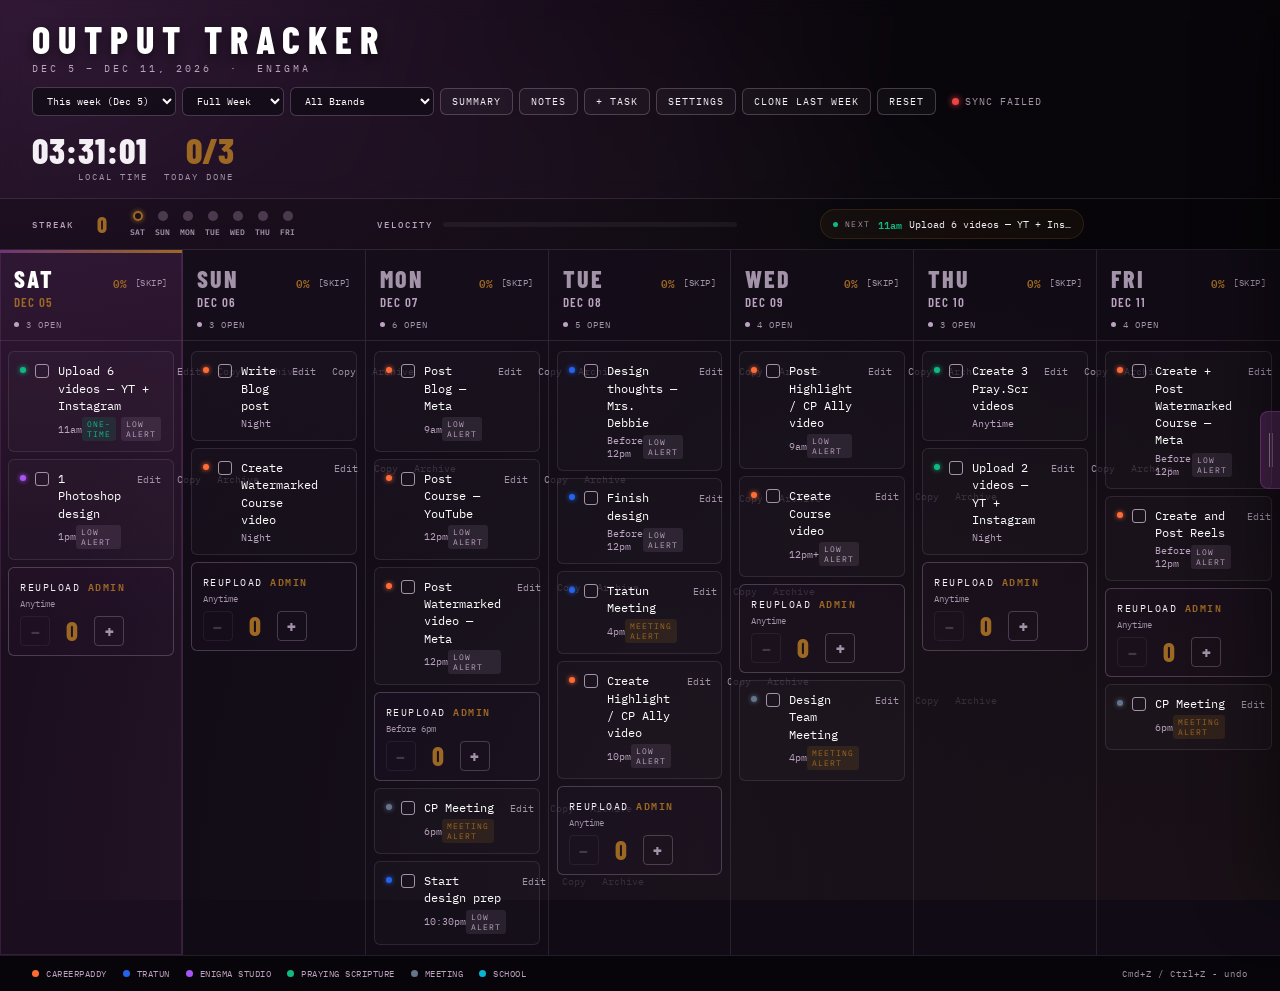
<file: index.html>
<!DOCTYPE html>
<html lang="en">
<head>
  <meta charset="UTF-8">
  <meta name="viewport" content="width=device-width, initial-scale=1.0">
  <title>ENIGMA - Output Tracker</title>
  <link rel="preconnect" href="https://fonts.googleapis.com">
  <link href="https://fonts.googleapis.com/css2?family=Barlow+Condensed:wght@400;600;700;800&family=IBM+Plex+Mono:wght@300;400;500;600&display=swap" rel="stylesheet">
  <link rel="stylesheet" href="styles.css">
</head>
<body>
  <div class="offline-banner" id="offlineBanner">You are offline - changes are queued and will sync when connection returns</div>
  <div class="missed-banner" id="missedBanner">
    <span id="missedBannerText"></span>
    <span class="missed-banner-dismiss" id="missedBannerDismiss">x</span>
  </div>

  <div class="header">
    <div>
      <div class="brand-title">OUTPUT TRACKER</div>
      <div class="brand-sub" id="weekRangeDisplay">ENIGMA</div>
    </div>
    <div class="header-right">
      <div class="controls-wrapper">
        <select class="select-dropdown" id="weekPicker" title="Select week"></select>
        <select class="select-dropdown" id="viewLayoutSwitch">
          <option value="week">Full Week</option>
          <option value="day">Single Day</option>
        </select>
        <select class="select-dropdown" id="brandFilter">
          <option value="all">All Brands</option>
          <option value="cp">CareerPaddy</option>
          <option value="tratun">Tratun</option>
          <option value="studio">Enigma Studio</option>
          <option value="pray">Praying Scripture</option>
          <option value="meet">Meetings</option>
          <option value="school">School</option>
        </select>
        <button class="action-btn" id="summaryViewToggleBtn">Summary</button>
        <button class="action-btn" id="weeklyNotesBtn">Notes</button>
        <button class="action-btn" id="addTaskBtn">+ Task</button>
        <button class="action-btn" id="settingsBtn">Settings</button>
        <button class="action-btn" id="cloneLastWeekBtn">Clone Last Week</button>
        <button class="action-btn danger" id="resetBtn">Reset</button>
      </div>
      <div class="sync-indicator">
        <div class="sync-dot" id="syncDot"></div>
        <span id="syncLabel">Synced</span>
      </div>
      <div class="meta-time-block">
        <div class="clock-display">
          <div class="clock-time" id="liveClockDisplay">00:00:00</div>
          <div class="clock-label">Local Time</div>
        </div>
        <div class="today-block">
          <div class="today-count" id="todayCount">-</div>
          <div class="today-count-label">Today Done</div>
        </div>
      </div>
    </div>
  </div>

  <div class="metrics-bar">
    <div class="streak-block">
      <div class="streak-label">Streak</div>
      <div class="streak-count" id="streakCount">0</div>
      <div class="streak-dots" id="streakDots"></div>
    </div>
    <div class="velocity-block">
      <div class="streak-label">Velocity</div>
      <div class="progress-bg"><div class="progress-fill" id="velocityFill"></div></div>
    </div>
    <div id="nextUpSlot"></div>
    <div id="missedChipSlot"></div>
    <div id="realtimeBadgeSlot"></div>
  </div>

  <div class="day-tabs-row" id="dayTabsRow"></div>

  <div class="grid-wrapper" id="gridWrapper">
    <div class="week-grid" id="weekGrid">
      <div class="grid-loading">
        <div class="grid-loading-bar"><div class="grid-loading-fill"></div></div>
        <div class="grid-loading-text">Loading from cloud...</div>
      </div>
    </div>
    <div class="summary-view-pane" id="summaryViewPane">
      <div class="command-brief-card">
        <div>
          <div class="macro-title">Command Brief</div>
          <div class="brief-subtitle" id="briefSubtitle">Current week operating signal</div>
        </div>
        <div class="brief-grid" id="briefGrid"></div>
        <div class="report-actions">
          <button class="action-btn" id="downloadCsvBtn">Download CSV</button>
          <button class="action-btn" id="printReportBtn">Print Report</button>
        </div>
      </div>
      <div class="macro-card">
        <div class="macro-title">Brand Track Diagnostics</div>
        <div id="brandMetricsAnchor"></div>
      </div>
      <div class="analytics-card">
        <div class="macro-title">Analytics</div>
        <div class="analytics-grid" id="analyticsGrid"></div>
        <div class="analytics-subtitle">Daily Flow</div>
        <div class="day-analytics-list" id="dayAnalyticsAnchor"></div>
      </div>
      <div class="reupload-running-block">
        <div class="reupload-running-title">Weekly Cumulative Reuploads</div>
        <div class="reupload-running-count" id="reuploadRunningCount">0</div>
      </div>
      <div class="history-card">
        <div class="macro-title">Week History</div>
        <div id="weekHistoryAnchor"></div>
      </div>
    </div>
  </div>

  <div class="footer-legend">
    <div class="footer-left">
      <div class="legend-item"><div class="l-dot" style="background:var(--cp)"></div>CareerPaddy</div>
      <div class="legend-item"><div class="l-dot" style="background:var(--tratun)"></div>Tratun</div>
      <div class="legend-item"><div class="l-dot" style="background:var(--studio)"></div>Enigma Studio</div>
      <div class="legend-item"><div class="l-dot" style="background:var(--pray)"></div>Praying Scripture</div>
      <div class="legend-item"><div class="l-dot" style="background:var(--meet)"></div>Meeting</div>
      <div class="legend-item"><div class="l-dot" style="background:var(--school)"></div>School</div>
    </div>
    <div class="footer-hint">Cmd+Z / Ctrl+Z - undo</div>
  </div>

  <div class="undo-toast" id="undoToast">
    <span id="undoToastMsg">Action undone</span>
    <span class="undo-btn" id="undoBtnEl">UNDO</span>
  </div>

  <button class="notes-drawer-handle" id="weeklyNotesHandle" type="button" title="Open Brain Dump" aria-label="Open Brain Dump">
    <span></span>
  </button>
  <div class="notes-overlay" id="weeklyNotesOverlay"></div>
  <aside class="weekly-notes-drawer" id="weeklyNotesDrawer" aria-hidden="true">
    <div class="weekly-notes-head">
      <div>
        <div class="weekly-notes-kicker">Capture - Extract - Push</div>
        <div class="weekly-notes-title" id="weeklyNotesTitle">Brain Dump</div>
      </div>
      <button class="notes-close-btn" id="weeklyNotesCloseBtn" type="button">Close</button>
    </div>

    <div class="notes-drawer-tabs">
      <button class="notes-drawer-tab active" type="button" data-notes-tab="capture">Capture</button>
      <button class="notes-drawer-tab" type="button" data-notes-tab="saved">Saved Notes</button>
    </div>

    <div class="notes-capture-panel" id="notesCapturePanel">
      <div class="notes-brand-selector" id="notesBrandSelector">
        <button class="notes-brand-chip active" type="button" data-brand="general">General</button>
        <button class="notes-brand-chip" type="button" data-brand="cp">CP</button>
        <button class="notes-brand-chip" type="button" data-brand="tratun">Tratun</button>
        <button class="notes-brand-chip" type="button" data-brand="studio">Studio</button>
        <button class="notes-brand-chip" type="button" data-brand="pray">Pray.Scr</button>
        <button class="notes-brand-chip" type="button" data-brand="meet">Meeting</button>
        <button class="notes-brand-chip" type="button" data-brand="school">School</button>
      </div>

      <textarea id="weeklyNotesInput" class="weekly-notes-input" placeholder="Dump everything here - meeting notes, ideas, tasks, reminders, random thoughts. Do not clean it up. Just write."></textarea>

      <div class="notes-capture-actions">
        <button class="notes-save-btn" id="saveBrainDumpBtn" type="button">Save Note</button>
        <button class="notes-extract-btn" id="extractTasksBtn" type="button">
          <span id="extractTasksIcon">+</span>
          <span id="extractTasksLabel">Extract Tasks</span>
        </button>
      </div>

      <div class="notes-suggestions-area" id="notesSuggestionsArea"></div>
    </div>

    <div class="notes-saved-panel" id="notesSavedPanel">
      <div class="notes-list" id="brainDumpNotesList"></div>
    </div>

    <div class="weekly-notes-foot">
      <span id="weeklyNotesStatus">Saved with this week</span>
    </div>
  </aside>

  <div class="modal" id="taskModal">
    <div class="modal-content">
      <h3 id="taskModalTitle">INJECT CUSTOM TASK</h3>
      <select id="modDay"></select>
      <select id="modBrand">
        <option value="cp">CareerPaddy</option>
        <option value="tratun">Tratun</option>
        <option value="studio">Enigma Studio</option>
        <option value="pray">Praying Scripture</option>
        <option value="meet">Meeting</option>
        <option value="school">School</option>
      </select>
      <select id="modType">
        <option value="production">Production Task (Carries Forward)</option>
        <option value="time-anchored">Time-Anchored (Stays Behind)</option>
      </select>
      <select id="modAlertPriority">
        <option value="auto">Alert: Auto</option>
        <option value="none">Alert: None</option>
        <option value="low">Alert: Low Priority</option>
        <option value="high">Alert: High Priority</option>
      </select>
      <input type="text" id="modText" placeholder="Task description">
      <input type="text" id="modTime" placeholder="Time (e.g. 4pm, 11am)">
      <label class="modal-checkbox-row">
        <input type="checkbox" id="modRecurring"> Repeat every week (recurring)
      </label>
      <div style="display:flex;gap:10px;margin-top:6px;">
        <button class="action-btn" id="modCancel" style="flex:1;">Cancel</button>
        <button class="action-btn" id="modSave" style="flex:1;background:var(--accent-purple)">Save</button>
      </div>
    </div>
  </div>

  <div class="modal" id="settingsModal">
    <div class="modal-content settings-modal-content">
      <h3>TRACKER SETTINGS</h3>
      <div class="settings-section">
        <div class="settings-label">Sync Health</div>
        <div class="settings-value" id="settingsSyncStatus">Checking...</div>
      </div>
      <div class="settings-section">
        <div class="settings-label">Database Safety</div>
        <div class="settings-copy">Keep Supabase Row Level Security enabled. The browser key is public, so the database rules are what protect your tracker.</div>
      </div>
      <div class="settings-section">
        <div class="settings-label">Local Recovery</div>
        <div class="settings-copy">If a change gets stuck after reconnecting, clear only the saved offline queue. Your visible tracker data stays untouched.</div>
        <button class="action-btn danger" id="clearQueueBtn">Clear Offline Queue</button>
      </div>
      <div class="settings-section">
        <div class="settings-label">Archive Bin</div>
        <div class="settings-copy">Archived tasks are hidden from the tracker but can be restored here.</div>
        <div class="archive-list" id="archiveList"></div>
      </div>
      <button class="action-btn" id="settingsCloseBtn">Close</button>
    </div>
  </div>

  <div class="modal" id="confirmModal">
    <div class="modal-content">
      <h3 id="confirmModalTitle">CONFIRM</h3>
      <div class="confirm-modal-text" id="confirmModalText"></div>
      <div class="confirm-modal-actions">
        <button class="action-btn" id="confirmModalCancel" style="flex:1;">Cancel</button>
        <button class="action-btn" id="confirmModalOk" style="flex:1;background:var(--action-pink);border-color:var(--action-pink);">Confirm</button>
      </div>
    </div>
  </div>

  <script src="app.js"></script>
</body>
</html>
</file>
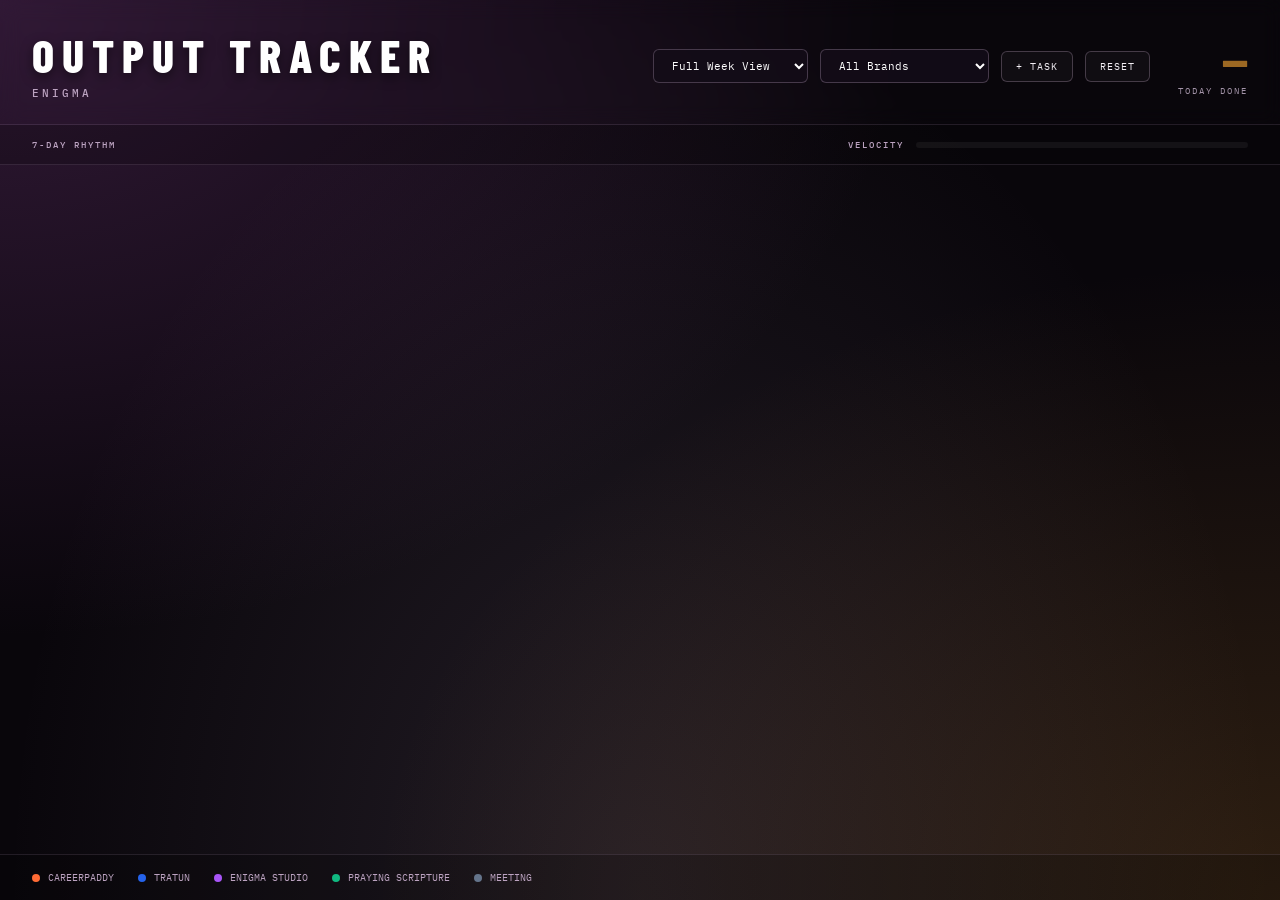
<file: Index.html>
<!DOCTYPE html>
<html lang="en">
<head>
  <meta charset="UTF-8">
  <meta name="viewport" content="width=device-width, initial-scale=1.0">
  <title>ENIGMA — Premium Output Tracker</title>
  <link rel="preconnect" href="https://fonts.googleapis.com">
  <link href="https://fonts.googleapis.com/css2?family=Barlow+Condensed:wght@400;600;700;800&family=IBM+Plex+Mono:wght@300;400;500;600&display=swap" rel="stylesheet">
  <style>
    :root {
      --bg: #09060b;
      --surface: rgba(19, 13, 24, 0.75);
      --border: rgba(188, 163, 193, 0.15);
      --border-light: rgba(188, 163, 193, 0.3);
      --text: #F3EFF5;
      --muted: #A393A8;
      --cp: #FF6B35;
      --tratun: #2563EB;
      --studio: #A855F7;
      --pray: #10B981;
      --meet: #64748B;
      --accent-purple: #6d3576;
      --accent-gold: #9c6823;
      --accent-lavender: #bca3c1;
    }

    * { margin: 0; padding: 0; box-sizing: border-box; }

    body {
      background: radial-gradient(at 0% 0%, rgba(109, 53, 118, 0.4) 0px, transparent 50%),
                  radial-gradient(at 100% 100%, rgba(156, 104, 35, 0.25) 0px, transparent 50%),
                  radial-gradient(at 50% 100%, rgba(188, 163, 193, 0.15) 0px, transparent 70%),
                  var(--bg);
      background-attachment: fixed;
      color: var(--text);
      font-family: 'IBM Plex Mono', monospace;
      min-height: 100vh;
      display: flex;
      flex-direction: column;
    }

    .header {
      padding: 32px 32px 24px;
      border-bottom: 1px solid var(--border);
      display: flex;
      align-items: center;
      justify-content: space-between;
      flex-shrink: 0;
      backdrop-filter: blur(10px);
    }

    .brand-title {
      font-family: 'Barlow Condensed', sans-serif;
      font-size: 46px;
      font-weight: 800;
      letter-spacing: 8px;
      color: #fff;
      line-height: 1;
      text-shadow: 0 4px 12px rgba(0,0,0,0.5);
    }

    .brand-sub {
      font-size: 11px;
      color: var(--accent-lavender);
      letter-spacing: 3px;
      text-transform: uppercase;
      margin-top: 8px;
      font-weight: 500;
    }

    .header-right {
      display: flex;
      align-items: center;
      gap: 28px;
    }

    .controls-wrapper {
      display: flex;
      align-items: center;
      gap: 12px;
    }

    .select-dropdown {
      background: rgba(19, 13, 24, 0.9);
      border: 1px solid var(--border-light);
      padding: 8px 14px;
      border-radius: 6px;
      color: #fff;
      font-family: inherit;
      font-size: 11px;
      cursor: pointer;
      outline: none;
      transition: all 0.2s;
    }

    .action-btn {
      font-family: 'IBM Plex Mono', monospace;
      font-size: 10px;
      letter-spacing: 1px;
      text-transform: uppercase;
      color: var(--text);
      background: rgba(255, 255, 255, 0.03);
      border: 1px solid var(--border-light);
      padding: 8px 14px;
      border-radius: 6px;
      cursor: pointer;
      transition: all 0.15s;
    }

    .action-btn:hover {
      background: var(--accent-purple);
      border-color: var(--accent-lavender);
    }

    .today-block {
      text-align: right;
    }

    .today-count {
      font-family: 'Barlow Condensed', sans-serif;
      font-size: 44px;
      font-weight: 800;
      line-height: 1;
      color: var(--accent-gold);
    }

    .today-count-label {
      font-size: 9px;
      color: var(--muted);
      letter-spacing: 2px;
      text-transform: uppercase;
      margin-top: 4px;
    }

    .metrics-bar {
      padding: 14px 32px;
      border-bottom: 1px solid var(--border);
      background: rgba(0,0,0,0.2);
      display: flex;
      align-items: center;
      justify-content: space-between;
      gap: 24px;
    }

    .streak-container {
      display: flex;
      align-items: center;
      gap: 16px;
    }

    .streak-label {
      font-size: 9px;
      color: var(--accent-lavender);
      letter-spacing: 2px;
      text-transform: uppercase;
      font-weight: 500;
    }

    .streak-dots {
      display: flex;
      gap: 12px;
      align-items: center;
    }

    .s-dot {
      display: flex;
      flex-direction: column;
      align-items: center;
      gap: 6px;
    }

    .s-circle {
      width: 12px;
      height: 12px;
      border-radius: 50%;
      background: var(--border-light);
      transition: all 0.3s ease;
    }

    .s-circle.done    { background: var(--pray); box-shadow: 0 0 8px var(--pray); }
    .s-circle.partial { background: var(--cp); box-shadow: 0 0 8px var(--cp); }
    .s-circle.is-today {
      background: transparent;
      border: 2px solid var(--accent-gold);
      box-shadow: 0 0 6px var(--accent-gold);
    }

    .s-day-label {
      font-size: 9px;
      color: var(--muted);
      font-weight: 600;
    }

    .progress-analytics {
      flex: 1;
      max-width: 400px;
      display: flex;
      align-items: center;
      gap: 12px;
    }

    .progress-bg {
      flex: 1;
      height: 6px;
      background: rgba(255,255,255,0.05);
      border-radius: 3px;
      overflow: hidden;
    }

    .progress-fill {
      height: 100%;
      width: 0%;
      background: linear-gradient(90deg, var(--accent-purple), var(--accent-gold));
      transition: width 0.4s ease;
    }

    .day-tabs-row {
      display: none;
      padding: 10px 32px;
      background: rgba(0,0,0,0.1);
      border-bottom: 1px solid var(--border);
      gap: 8px;
    }

    .tab-btn {
      background: transparent;
      border: 1px solid transparent;
      color: var(--muted);
      font-family: inherit;
      font-size: 11px;
      padding: 6px 12px;
      border-radius: 4px;
      cursor: pointer;
      transition: all 0.15s;
    }

    .tab-btn.active {
      color: #fff;
      background: rgba(109, 53, 118, 0.3);
      border-color: var(--accent-purple);
      font-weight: 600;
    }

    .grid-wrapper {
      flex: 1;
      overflow-x: auto;
      display: flex;
      flex-direction: column;
    }

    .week-grid {
      display: grid;
      grid-template-columns: repeat(7, minmax(180px, 1fr));
      min-width: 1260px;
      height: 100%;
      flex: 1;
    }

    .week-grid.single-mode {
      grid-template-columns: 1fr;
      min-width: 0;
      max-width: 600px;
      margin: 40px auto;
      width: 100%;
      padding: 0 20px;
    }

    .day-col {
      border-right: 1px solid var(--border);
      background: var(--surface);
      display: flex;
      flex-direction: column;
      position: relative;
    }

    .day-col:last-child { border-right: none; }
    .day-col.is-today { background: rgba(109, 53, 118, 0.12); }
    
    .day-col.is-today::after {
      content: '';
      position: absolute;
      top: 0; left: 0; right: 0;
      height: 4px;
      background: linear-gradient(90deg, var(--accent-purple), var(--accent-gold));
    }

    .week-grid.single-mode .day-col {
      border: 1px solid var(--border);
      border-radius: 8px;
    }

    .day-head {
      padding: 20px 16px 16px;
      border-bottom: 1px solid var(--border);
      display: flex;
      flex-direction: column;
      gap: 2px;
    }

    .day-name {
      font-family: 'Barlow Condensed', sans-serif;
      font-size: 28px;
      font-weight: 800;
      letter-spacing: 2px;
      color: var(--muted);
      line-height: 1.1;
    }

    .day-date {
      font-family: 'Barlow Condensed', sans-serif;
      font-size: 16px;
      font-weight: 600;
      letter-spacing: 1px;
      color: var(--accent-lavender);
      text-transform: uppercase;
    }

    .day-col.is-today .day-name { color: #fff; }
    .day-col.is-today .day-date { color: var(--accent-gold); }

    .day-tasks {
      padding: 14px 12px;
      display: flex;
      flex-direction: column;
      gap: 8px;
      flex: 1;
    }

    .task-item {
      padding: 12px 14px;
      border-radius: 6px;
      background: rgba(255, 255, 255, 0.02);
      border: 1px solid var(--border);
      cursor: pointer;
      transition: all 0.15s ease;
      user-select: none;
    }

    .task-item:hover { 
      border-color: var(--border-light); 
      background: rgba(255, 255, 255, 0.04);
    }
    
    .task-item.done { opacity: 0.25; }

    .task-row {
      display: flex;
      align-items: flex-start;
      gap: 10px;
    }

    .brand-pip {
      width: 7px;
      height: 7px;
      border-radius: 50%;
      flex-shrink: 0;
      margin-top: 5px;
    }

    .brand-cp    .brand-pip { background: var(--cp); box-shadow: 0 0 6px var(--cp); }
    .brand-tratun .brand-pip { background: var(--tratun); box-shadow: 0 0 6px var(--tratun); }
    .brand-studio .brand-pip { background: var(--studio); box-shadow: 0 0 6px var(--studio); }
    .brand-pray   .brand-pip { background: var(--pray); box-shadow: 0 0 6px var(--pray); }
    .brand-meet   .brand-pip { background: var(--meet); box-shadow: 0 0 6px var(--meet); }

    .task-check {
      width: 15px;
      height: 15px;
      border: 1.5px solid var(--muted);
      border-radius: 4px;
      flex-shrink: 0;
      margin-top: 1px;
      display: flex;
      align-items: center;
      justify-content: center;
    }

    .task-item.done .task-check {
      background: var(--accent-purple);
      border-color: var(--accent-lavender);
    }

    .chk-svg { opacity: 0; width: 9px; height: 7px; }
    .task-item.done .chk-svg { opacity: 1; }

    .task-content { flex: 1; }

    .task-text {
      font-size: 12px;
      line-height: 1.5;
      color: #fff;
      font-weight: 400;
    }

    .task-item.done .task-text {
      text-decoration: line-through;
      color: var(--muted);
    }

    .task-time {
      font-size: 10px;
      color: var(--accent-lavender);
      margin-top: 4px;
    }

    .one-time-tag {
      display: inline-block;
      font-size: 8px;
      letter-spacing: 1px;
      text-transform: uppercase;
      color: var(--pray);
      background: rgba(16, 185, 129, 0.12);
      padding: 2px 6px;
      border-radius: 3px;
      margin-top: 6px;
    }

    .counter-widget {
      border: 1px solid var(--border-light);
      border-radius: 6px;
      padding: 10px 12px;
      background: rgba(109, 53, 118, 0.05);
    }

    .counter-head {
      font-size: 10px;
      color: var(--text);
      letter-spacing: 1.5px;
      text-transform: uppercase;
      margin-bottom: 4px;
    }

    .counter-head span { color: var(--accent-gold); font-weight: 600; }

    .counter-time {
      font-size: 9px;
      color: var(--muted);
      margin-bottom: 8px;
    }

    .counter-btns {
      display: flex;
      gap: 6px;
    }

    .c-btn {
      flex: 1;
      height: 28px;
      border: 1.5px solid var(--border-light);
      background: transparent;
      color: var(--muted);
      font-family: 'Barlow Condensed', sans-serif;
      font-size: 16px;
      font-weight: 700;
      border-radius: 4px;
      cursor: pointer;
    }

    .c-btn.active { background: var(--accent-purple); border-color: var(--accent-lavender); color: #fff; }

    .modal {
      display: none;
      position: fixed;
      top: 0; left: 0; width: 100%; height: 100%;
      background: rgba(7, 7, 15, 0.85);
      backdrop-filter: blur(8px);
      justify-content: center;
      align-items: center;
      z-index: 1000;
    }
    .modal-content {
      background: #14101A;
      border: 1px solid var(--border-light);
      padding: 28px;
      border-radius: 8px;
      width: 340px;
      display: flex;
      flex-direction: column;
      gap: 14px;
    }

    .modal-content h3 {
      font-family: 'Barlow Condensed', sans-serif;
      font-size: 22px;
    }

    .modal-content input, .modal-content select {
      background: rgba(255,255,255,0.05);
      border: 1px solid var(--border);
      padding: 10px;
      color: #fff;
      font-family: inherit;
    }

    .footer-legend {
      padding: 16px 32px;
      border-top: 1px solid var(--border);
      display: flex;
      gap: 24px;
      flex-wrap: wrap;
      background: rgba(0,0,0,0.2);
    }

    .legend-item {
      display: flex;
      align-items: center;
      gap: 8px;
      font-size: 10px;
      color: var(--accent-lavender);
      text-transform: uppercase;
    }

    .l-dot { width: 8px; height: 8px; border-radius: 50%; }
  </style>
</head>
<body>

  <div class="header">
    <div>
      <div class="brand-title">OUTPUT TRACKER</div>
      <div class="brand-sub" id="weekRangeDisplay">ENIGMA</div>
    </div>
    <div class="header-right">
      <div class="controls-wrapper">
        <select class="select-dropdown" id="viewLayoutSwitch">
          <option value="week">Full Week View</option>
          <option value="day">Single Day View</option>
        </select>
        <select class="select-dropdown" id="brandFilter">
          <option value="all">All Brands</option>
          <option value="cp">CareerPaddy</option>
          <option value="tratun">Tratun</option>
          <option value="studio">Enigma Studio</option>
          <option value="pray">Praying Scripture</option>
          <option value="meet">Meetings</option>
        </select>
        <button class="action-btn" id="addTaskBtn">+ Task</button>
        <button class="action-btn" id="resetBtn">Reset</button>
      </div>
      <div class="today-block">
        <div class="today-count" id="todayCount">—</div>
        <div class="today-count-label">Today Done</div>
      </div>
    </div>
  </div>

  <div class="metrics-bar">
    <div class="streak-container">
      <div class="streak-label">7-Day Rhythm</div>
      <div class="streak-dots" id="streakDots"></div>
    </div>
    <div class="progress-analytics">
      <div class="streak-label">Velocity</div>
      <div class="progress-bg"><div class="progress-fill" id="velocityFill"></div></div>
    </div>
  </div>

  <div class="day-tabs-row" id="dayTabsRow"></div>

  <div class="grid-wrapper">
    <div class="week-grid" id="weekGrid"></div>
  </div>

  <div class="footer-legend">
    <div class="legend-item"><div class="l-dot" style="background:var(--cp)"></div>CareerPaddy</div>
    <div class="legend-item"><div class="l-dot" style="background:var(--tratun)"></div>Tratun</div>
    <div class="legend-item"><div class="l-dot" style="background:var(--studio)"></div>Enigma Studio</div>
    <div class="legend-item"><div class="l-dot" style="background:var(--pray)"></div>Praying Scripture</div>
    <div class="legend-item"><div class="l-dot" style="background:var(--meet)"></div>Meeting</div>
  </div>

  <div class="modal" id="taskModal">
    <div class="modal-content">
      <h3>INJECT CUSTOM TASK</h3>
      <select id="modDay"></select>
      <select id="modBrand">
        <option value="cp">CareerPaddy</option>
        <option value="tratun">Tratun</option>
        <option value="studio">Enigma Studio</option>
        <option value="pray">Praying Scripture</option>
        <option value="meet">Meeting</option>
      </select>
      <input type="text" id="modText" placeholder="Task description">
      <input type="text" id="modTime" placeholder="Time string parsed (e.g. 4pm, 11am)">
      <div style="display:flex; gap:10px; margin-top:10px;">
        <button class="action-btn" id="modCancel" style="flex:1;">Cancel</button>
        <button class="action-btn" id="modSave" style="flex:1; background:var(--accent-purple)">Save</button>
      </div>
    </div>
  </div>

<script>
document.addEventListener('DOMContentLoaded', () => {
  // Cloud database credentials explicitly hardcoded inside wrapper constraints[cite: 1]
  const SUPABASE_URL = "https://gbewpiujdqnqswdbrigt.supabase.co";
  const SUPABASE_KEY = "sb_publishable_wI8epgUrgKSI9CTg9ytHNA_dzrkqeko";

  if (Notification.permission === 'default') {
    Notification.requestPermission();
  }

  function getTrackingWeek() {
    const sat = new Date('2026-06-06T12:00:00');
    const labels = ['SAT', 'SUN', 'MON', 'TUE', 'WED', 'THU', 'FRI'];
    const keys = ['sat', 'sun', 'mon', 'tue', 'wed', 'thu', 'fri'];
    
    return keys.map((key, index) => {
      const d = new Date(sat);
      d.setDate(sat.getDate() + index);
      return {
        key: key,
        label: labels[index],
        date: `${d.getFullYear()}-${String(d.getMonth()+1).padStart(2,'0')}-${String(d.getDate()).padStart(2,'0')}`
      };
    });
  }

  const baseWeekConfig = getTrackingWeek();
  
  const BASE_SCHEDULE_TEMPLATES = {
    sat: [
      { id: 'sat_pray',     brand: 'pray',   text: 'Upload 6 videos — YT + Instagram', time: '11am', oneTime: true },
      { id: 'sat_studio',   brand: 'studio', text: '1 Photoshop design',                time: '1pm'  },
      { id: 'sat_reupload', brand: 'cp',     text: 'Reupload courses — Admin Portal',   time: 'Anytime', isCounter: true },
    ],
    sun: [
      { id: 'sun_blog',     brand: 'cp', text: 'Write Blog post',                   time: 'Night'  },
      { id: 'sun_watermark',brand: 'cp', text: 'Create Watermarked Course video',   time: 'Night'  },
      { id: 'sun_reupload', brand: 'cp', text: 'Reupload courses — Admin Portal',   time: 'Anytime', isCounter: true },
    ],
    mon: [
      { id: 'mon_blog',     brand: 'cp',     text: 'Post Blog — Meta',               time: '9am'       },
      { id: 'mon_yt',       brand: 'cp',     text: 'Post Course — YouTube',          time: '12pm'      },
      { id: 'mon_wm',       brand: 'cp',     text: 'Post Watermarked video — Meta',  time: '12pm'      },
      { id: 'mon_reupload', brand: 'cp',     text: 'Reupload courses — Admin Portal',time: 'Before 6pm', isCounter: true },
      { id: 'mon_meet',     brand: 'meet',   text: 'CP Meeting',                     time: '6pm'       },
      { id: 'mon_tratun',   brand: 'tratun', text: 'Start design prep',              time: '10:30pm'   },
    ],
    tue: [
      { id: 'tue_debbie',   brand: 'tratun', text: 'Design thoughts → Mrs. Debbie', time: 'Before 12pm' },
      { id: 'tue_design',   brand: 'tratun', text: 'Finish design',                 time: 'Before 12pm' },
      { id: 'tue_meet',     brand: 'tratun', text: 'Tratun Meeting',                time: '4pm'         },
      { id: 'tue_video',    brand: 'cp',     text: 'Create Highlight / CP Ally video', time: '10pm'     },
      { id: 'tue_reupload', brand: 'cp',     text: 'Reupload courses — Admin Portal',time: 'Anytime', isCounter: true },
    ],
    wed: [
      { id: 'wed_post',     brand: 'cp',   text: 'Post Highlight / CP Ally video', time: '9am'    },
      { id: 'wed_create',   brand: 'cp',   text: 'Create Course video',            time: '12pm+'  },
      { id: 'wed_reupload', brand: 'cp',   text: 'Reupload courses — Admin Portal',time: 'Anytime', isCounter: true },
      { id: 'wed_meet',     brand: 'meet', text: 'Design Team Meeting',            time: '4pm'    },
    ],
    thu: [
      { id: 'thu_create',   brand: 'pray', text: 'Create 3 Pray.Scr videos',             time: 'Anytime' },
      { id: 'thu_upload',   brand: 'pray', text: 'Upload 2 videos — YT + Instagram',     time: 'Night'   },
      { id: 'thu_reupload', brand: 'cp',   text: 'Reupload courses — Admin Portal',      time: 'Anytime', isCounter: true },
    ],
    fri: [
      { id: 'fri_wm',       brand: 'cp',   text: 'Create + Post Watermarked Course — Meta', time: 'Before 12pm' },
      { id: 'fri_reels',    brand: 'cp',   text: 'Create and Post Reels',                   time: 'Before 12pm' },
      { id: 'fri_reupload', brand: 'cp',   text: 'Reupload courses — Admin Portal',         time: 'Anytime', isCounter: true },
      { id: 'fri_meet',     brand: 'meet', text: 'CP Meeting',                              time: '6pm'         },
    ]
  };

  const CUSTOM_TASKS_KEY = 'enigma_custom_tasks_v6';

  function getToday() {
    const d = new Date();
    return `${d.getFullYear()}-${String(d.getMonth()+1).padStart(2,'0')}-${String(d.getDate()).padStart(2,'0')}`;
  }

  let state = {}; 
  let customTasks = (() => { try { return JSON.parse(localStorage.getItem(CUSTOM_TASKS_KEY)) || []; } catch { return []; } })();
  
  let selectedBrandFilter = 'all';
  let currentLayoutView = 'week'; 
  let activeDayTab = 'sat'; 
  let alertedTasks = {}; 

  const detectedTodayStr = getToday();
  const foundTodayObj = baseWeekConfig.find(d => d.date === detectedTodayStr);
  if (foundTodayObj) activeDayTab = foundTodayObj.key;

  function saveCustomTasks(t) { localStorage.setItem(CUSTOM_TASKS_KEY, JSON.stringify(t)); }

  // Restructured REST pipeline architecture targeting live instances[cite: 1]
  async function fetchCloudState() {
    try {
      const response = await fetch(`${SUPABASE_URL}/rest/v1/tracker_state?select=*`, {
        method: 'GET',
        headers: {
          'apikey': SUPABASE_KEY,
          'Authorization': `Bearer ${SUPABASE_KEY}`,
          'Content-Type': 'application/json'
        }
      });
      const data = await response.json();
      state = {};
      data.forEach(row => {
        if (row.counter_val !== 0) {
          state[row.id] = row.counter_val;
        } else {
          state[row.id] = row.is_done;
        }
      });
      executeRenderCycles();
    } catch(e) { console.error("Cloud engine pull failure context: ", e); }
  }

  async function syncToCloud(taskId, val) {
    const payload = {
      id: taskId,
      is_done: typeof val === 'boolean' ? val : false,
      counter_val: typeof val === 'number' ? val : 0,
      updated_at: new Date().toISOString()
    };

    try {
      await fetch(`${SUPABASE_URL}/rest/v1/tracker_state`, {
        method: 'POST',
        headers: {
          'apikey': SUPABASE_KEY,
          'Authorization': `Bearer ${SUPABASE_KEY}`,
          'Content-Type': 'application/json',
          'Prefer': 'resolution=merge-duplicates'
        },
        body: JSON.stringify(payload)
      });
    } catch(e) { console.error("Cloud write structural error: ", e); }
  }

  async function clearCloudState() {
    try {
      await fetch(`${SUPABASE_URL}/rest/v1/tracker_state?select=*`, {
        method: 'DELETE',
        headers: {
          'apikey': SUPABASE_KEY,
          'Authorization': `Bearer ${SUPABASE_KEY}`,
          'Content-Type': 'application/json'
        }
      });
    } catch(e) { console.error("Cloud database dropping exception: ", e); }
  }

  function buildSchedule() {
    return baseWeekConfig.map(day => {
      return {
        ...day,
        tasks: [...(BASE_SCHEDULE_TEMPLATES[day.key] || []), ...customTasks.filter(t => t.dayKey === day.key)]
      };
    });
  }

  function playAlertChime() {
    try {
      const audioCtx = new (window.AudioContext || window.webkitAudioContext)();
      const osc = audioCtx.createOscillator();
      const gainNode = audioCtx.createGain();
      osc.connect(gainNode); gainNode.connect(audioCtx.destination);
      osc.type = 'sine';
      osc.frequency.setValueAtTime(587.33, audioCtx.currentTime);
      osc.frequency.setValueAtTime(880.00, audioCtx.currentTime + 0.15);
      gainNode.gain.setValueAtTime(0.3, audioCtx.currentTime);
      gainNode.gain.exponentialRampToValueAtTime(0.01, audioCtx.currentTime + 0.4);
      osc.start(); osc.stop(audioCtx.currentTime + 0.4);
    } catch(e) { console.log(e); }
  }

  function parseTimeString(timeStr) {
    if (!timeStr) return null;
    let clean = timeStr.toLowerCase().replace(/\s+/g, '');
    let isPm = clean.includes('pm'); let isAm = clean.includes('am');
    if (!isPm && !isAm) return null; 
    clean = clean.replace('pm','').replace('am','');
    let hours = 0, minutes = 0;
    if (clean.includes(':')) {
      let parts = clean.split(':'); hours = parseInt(parts[0], 10); minutes = parseInt(parts[1], 10);
    } else { hours = parseInt(clean, 10); }
    if (isPm && hours < 12) hours += 12;
    if (isAm && hours === 12) hours = 0;
    return `${String(hours).padStart(2,'0')}:${String(minutes).padStart(2,'0')}`;
  }

  function runBackgroundAlarmDaemon() {
    setInterval(() => {
      const now = new Date();
      const currentDayStr = `${now.getFullYear()}-${String(now.getMonth()+1).padStart(2,'0')}-${String(now.getDate()).padStart(2,'0')}`;
      const currentTimeStr = `${String(now.getHours()).padStart(2,'0')}:${String(now.getMinutes()).padStart(2,'0')}`;
      const targetDay = buildSchedule().find(d => d.date === currentDayStr);
      if (!targetDay) return;

      targetDay.tasks.forEach(task => {
        if (task.isCounter || state[task.id]) return;
        const taskTargetTime = parseTimeString(task.time);
        if (!taskTargetTime) return;

        if (taskTargetTime === currentTimeStr) {
          if (!alertedTasks[task.id]) {
            alertedTasks[task.id] = true;
            playAlertChime();
            if (Notification.permission === 'granted') {
              new Notification(`ENIGMA — Task Alert`, { body: `[${task.time}] ${task.text}` });
            }
          }
        }
      });
    }, 1000);
  }

  function dayCompletion(day) {
    let total = day.tasks.length, done = 0;
    if(total === 0) return 'empty';
    day.tasks.forEach(t => {
      if (t.isCounter) { if ((state[t.id] || 0) > 0) done++; }
      else { if (state[t.id]) done++; }
    });
    return done === 0 ? 'empty' : (done === total ? 'done' : 'partial');
  }

  function calculateGlobalVelocity() {
    const schedule = buildSchedule();
    let totalUnits = 0, completedUnits = 0;
    schedule.forEach(day => {
      day.tasks.forEach(t => {
        totalUnits++;
        if (t.isCounter) { if ((state[t.id] || 0) > 0) completedUnits++; }
        else { if (state[t.id]) completedUnits++; }
      });
    });
    document.getElementById('velocityFill').style.width = `${totalUnits > 0 ? (completedUnits / totalUnits) * 100 : 0}%`;
  }

  function renderStreak() {
    const el = document.getElementById('streakDots'); el.innerHTML = '';
    const today = getToday();
    buildSchedule().forEach(day => {
      const dot = document.createElement('div'); dot.className = 's-dot';
      const circle = document.createElement('div'); circle.className = 's-circle';
      const label = document.createElement('div'); label.className = 's-day-label';
      label.textContent = day.label;
      if (day.date === today) {
        circle.classList.add('is-today');
      } else {
        const status = dayCompletion(day);
        if (status === 'done') circle.classList.add('done');
        if (status === 'partial') circle.classList.add('partial');
      }
      dot.appendChild(circle); dot.appendChild(label); el.appendChild(dot);
    });
  }

  function updateTodayCount() {
    const today = getToday();
    const dayData = buildSchedule().find(d => d.date === today);
    const el = document.getElementById('todayCount');
    if (!dayData) { el.textContent = '—'; return; }
    let total = dayData.tasks.length, done = 0;
    dayData.tasks.forEach(t => {
      if (t.isCounter) { if ((state[t.id] || 0) > 0) done++; }
      else { if (state[t.id]) done++; }
    });
    el.textContent = `${done}/${total}`;
  }

  function renderTabsRow() {
    const row = document.getElementById('dayTabsRow');
    if (currentLayoutView === 'week') { row.style.display = 'none'; return; }
    row.style.display = 'flex'; row.innerHTML = '';
    baseWeekConfig.forEach(d => {
      const btn = document.createElement('button');
      btn.className = 'tab-btn' + (activeDayTab === d.key ? ' active' : '');
      btn.textContent = `${d.label} (${new Date(d.date + 'T12:00:00').getDate()})`;
      btn.addEventListener('click', () => { activeDayTab = d.key; renderTabsRow(); renderGrid(); });
      row.appendChild(btn);
    });
  }

  function renderGrid() {
    const grid = document.getElementById('weekGrid'); grid.innerHTML = '';
    const today = getToday();
    let schedule = buildSchedule();

    if (currentLayoutView === 'day') {
      grid.className = 'week-grid single-mode';
      schedule = schedule.filter(d => d.key === activeDayTab);
    } else {
      grid.className = 'week-grid';
    }

    const fullWeek = buildSchedule();
    if(fullWeek.length > 0) {
      const firstDay = new Date(fullWeek[0].date + 'T12:00:00').toLocaleDateString('en-US', {month:'short', day:'numeric'});
      const lastDay = new Date(fullWeek[6].date + 'T12:00:00').toLocaleDateString('en-US', {month:'short', day:'numeric', year:'numeric'});
      document.getElementById('weekRangeDisplay').innerHTML = `${firstDay} – ${lastDay} &nbsp;·&nbsp; ENIGMA`;
    }

    schedule.forEach(day => {
      const col = document.createElement('div'); col.className = 'day-col' + (day.date === today ? ' is-today' : '');
      const head = document.createElement('div'); head.className = 'day-head';
      const nameEl = document.createElement('div'); nameEl.className = 'day-name'; nameEl.textContent = day.label;
      const dateEl = document.createElement('div'); dateEl.className = 'day-date';
      dateEl.textContent = new Date(day.date + 'T12:00:00').toLocaleDateString('en-US', { month: 'short', day: '2-digit' });
      head.appendChild(nameEl); head.appendChild(dateEl); col.appendChild(head);

      const tasksEl = document.createElement('div'); tasksEl.className = 'day-tasks';
      day.tasks.forEach(task => {
        if (selectedBrandFilter !== 'all' && task.brand !== selectedBrandFilter) return;

        if (task.isCounter) {
          const widget = document.createElement('div'); widget.className = 'counter-widget';
          const cHead = document.createElement('div'); cHead.className = 'counter-head';
          cHead.innerHTML = `Reupload <span>Admin</span>`;
          const cTime = document.createElement('div'); cTime.className = 'counter-time'; cTime.textContent = task.time;
          const btns = document.createElement('div'); btns.className = 'counter-btns';
          const curr = state[task.id] !== undefined ? state[task.id] : 0;
          [0,1,2].forEach(n => {
            const btn = document.createElement('button'); btn.className = 'c-btn' + (curr === n ? ' active' : ''); btn.textContent = n;
            btn.addEventListener('click', (e) => {
              e.stopPropagation(); state[task.id] = n; 
              syncToCloud(task.id, n); executeRenderCycles();
            });
            btns.appendChild(btn);
          });
          widget.appendChild(cHead); widget.appendChild(cTime); widget.appendChild(btns); tasksEl.appendChild(widget);
        } else {
          const item = document.createElement('div'); item.className = `task-item brand-${task.brand}${state[task.id] ? ' done' : ''}`;
          const row = document.createElement('div'); row.className = 'task-row';
          const pip = document.createElement('div'); pip.className = 'brand-pip';
          const check = document.createElement('div'); check.className = 'task-check';
          check.innerHTML = `<svg class="chk-svg" viewBox="0 0 8 6" fill="none"><path d="M1 3L3 5L7 1" stroke="white" stroke-width="2" stroke-linecap="round" stroke-linejoin="round"/></svg>`;
          const content = document.createElement('div'); content.className = 'task-content';
          const text = document.createElement('div'); text.className = 'task-text'; text.textContent = task.text;
          const time = document.createElement('div'); time.className = 'task-time'; time.textContent = task.time;
          content.appendChild(text); content.appendChild(time);
          if (task.oneTime) {
            const badge = document.createElement('div'); badge.className = 'one-time-tag'; badge.textContent = 'One-time';
            content.appendChild(badge);
          }
          row.appendChild(pip); row.appendChild(check); row.appendChild(content); item.appendChild(row);
          item.addEventListener('click', () => {
            state[task.id] = !state[task.id];
            syncToCloud(task.id, state[task.id]); executeRenderCycles();
          });
          tasksEl.appendChild(item);
        }
      });
      col.appendChild(tasksEl); grid.appendChild(col);
    });
  }

  function executeRenderCycles() { renderGrid(); renderTabsRow(); renderStreak(); updateTodayCount(); calculateGlobalVelocity(); }

  document.getElementById('viewLayoutSwitch').addEventListener('change', (e) => { currentLayoutView = e.target.value; executeRenderCycles(); });
  document.getElementById('brandFilter').addEventListener('change', (e) => { selectedBrandFilter = e.target.value; renderGrid(); });
  document.getElementById('resetBtn').addEventListener('click', () => {
    if (confirm('Reset weekly tracking operational vectors?')) {
      state = {}; customTasks = []; saveCustomTasks(customTasks);
      clearCloudState(); executeRenderCycles();
    }
  });

  const modal = document.getElementById('taskModal');
  document.getElementById('addTaskBtn').addEventListener('click', () => {
    const daySelect = document.getElementById('modDay'); daySelect.innerHTML = '';
    baseWeekConfig.forEach(d => { daySelect.innerHTML += `<option value="${d.key}">${d.label}</option>`; });
    modal.style.display = 'flex';
  });
  document.getElementById('modCancel').addEventListener('click', () => modal.style.display = 'none');
  document.getElementById('modSave').addEventListener('click', () => {
    const txt = document.getElementById('modText').value.trim(); if(!txt) return alert('Task text missing.');
    customTasks.push({ id: 'custom_' + Date.now(), dayKey: document.getElementById('modDay').value, brand: document.getElementById('modBrand').value, text: txt, time: document.getElementById('modTime').value.trim() || 'Anytime', oneTime: true });
    saveCustomTasks(customTasks); modal.style.display = 'none';
    document.getElementById('modText').value = ''; document.getElementById('modTime').value = '';
    executeRenderCycles();
  });

  // Pull database data array immediately on wrapper thread initialization[cite: 1]
  fetchCloudState();
  runBackgroundAlarmDaemon(); 
});
</script>
</body>
</html>
</file>
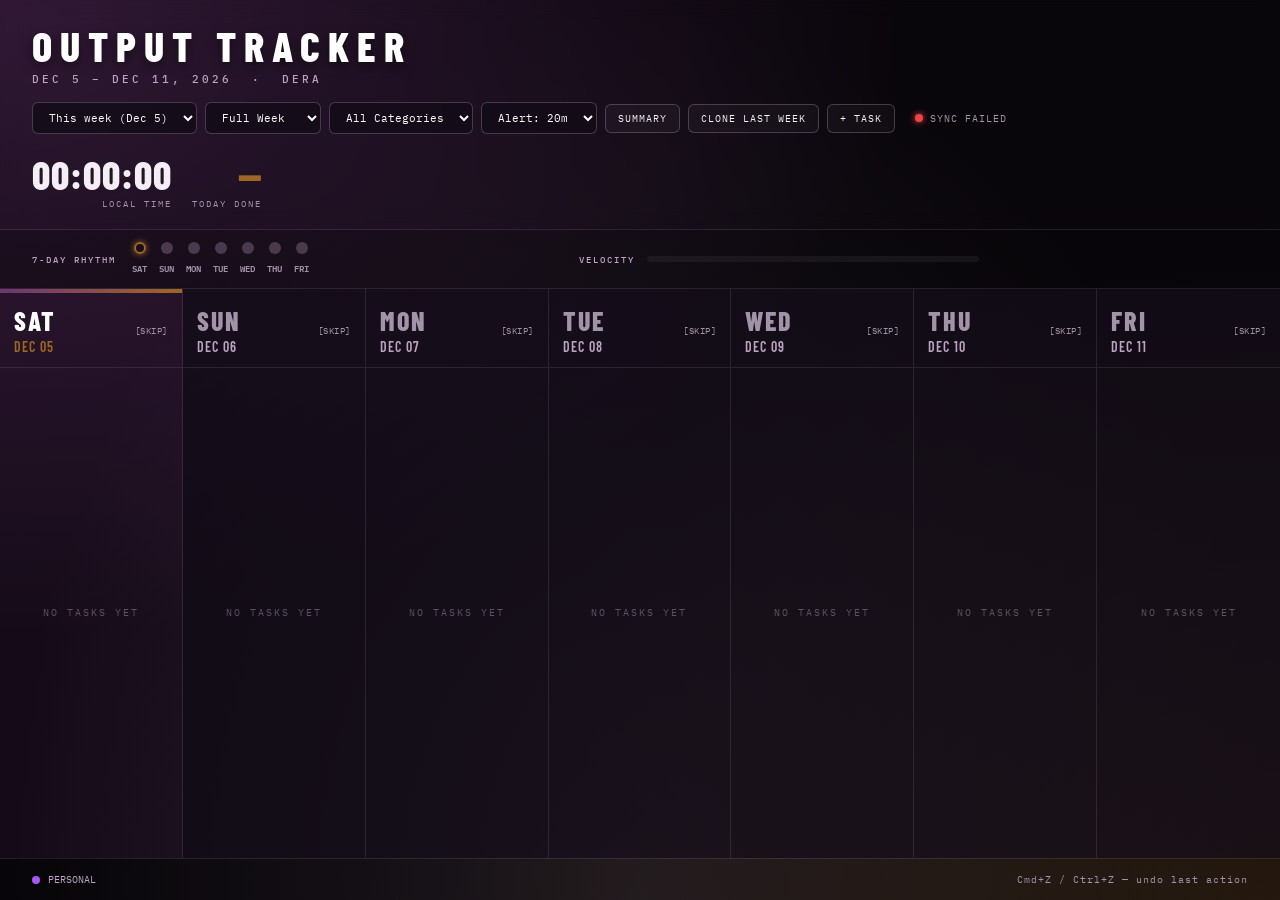
<file: dera.html>
<!DOCTYPE html>
<html lang="en">
<head>
  <meta charset="UTF-8">
  <meta name="viewport" content="width=device-width, initial-scale=1.0">
  <title>ENIGMA — Dera's Output Tracker</title>
  <link rel="preconnect" href="https://fonts.googleapis.com">
  <link href="https://fonts.googleapis.com/css2?family=Barlow+Condensed:wght@400;600;700;800&family=IBM+Plex+Mono:wght@300;400;500;600&display=swap" rel="stylesheet">
  <style>
    :root {
      --bg: #09060b;
      --surface: rgba(19, 13, 24, 0.75);
      --border: rgba(188, 163, 193, 0.15);
      --border-light: rgba(188, 163, 193, 0.3);
      --text: #F3EFF5;
      --muted: #A393A8;
      --accent-purple: #6d3576;
      --accent-gold: #9c6823;
      --accent-lavender: #bca3c1;
      --action-pink: #f472b6;
      --sync-idle: #64748B;
      --sync-pending: #F59E0B;
      --sync-ok: #10B981;
      --sync-fail: #EF4444;
      --brand-personal: #a855f7;
    }

    * { margin: 0; padding: 0; box-sizing: border-box; }

    body {
      background: radial-gradient(at 0% 0%, rgba(109,53,118,0.4) 0px, transparent 50%),
                  radial-gradient(at 100% 100%, rgba(156,104,35,0.25) 0px, transparent 50%),
                  radial-gradient(at 50% 100%, rgba(188,163,193,0.15) 0px, transparent 70%),
                  var(--bg);
      background-attachment: fixed;
      color: var(--text);
      font-family: 'IBM Plex Mono', monospace;
      min-height: 100vh;
      display: flex;
      flex-direction: column;
    }

    .header {
      padding: 24px 32px 20px;
      border-bottom: 1px solid var(--border);
      display: flex; align-items: center; justify-content: space-between;
      flex-shrink: 0; backdrop-filter: blur(10px); flex-wrap: wrap; gap: 16px;
    }
    .brand-title { font-family: 'Barlow Condensed', sans-serif; font-size: 42px; font-weight: 800; letter-spacing: 8px; color: #fff; line-height: 1; text-shadow: 0 4px 12px rgba(0,0,0,0.5); }
    .brand-sub { font-size: 11px; color: var(--accent-lavender); letter-spacing: 3px; text-transform: uppercase; margin-top: 6px; font-weight: 500; }
    .header-right { display: flex; align-items: center; gap: 20px; flex-wrap: wrap; }
    .controls-wrapper { display: flex; align-items: center; gap: 8px; flex-wrap: wrap; }

    .select-dropdown {
      background: rgba(19,13,24,0.9); border: 1px solid var(--border-light);
      padding: 7px 12px; border-radius: 6px; color: #fff;
      font-family: inherit; font-size: 11px; cursor: pointer; outline: none; transition: all 0.2s;
    }
    .select-dropdown option { background: #14101A; color: #fff; }

    .action-btn {
      font-family: 'IBM Plex Mono', monospace; font-size: 10px;
      letter-spacing: 1px; text-transform: uppercase; color: var(--text);
      background: rgba(255,255,255,0.03); border: 1px solid var(--border-light);
      padding: 7px 12px; border-radius: 6px; cursor: pointer; transition: all 0.15s; white-space: nowrap;
    }
    .action-btn:hover, .action-btn.active-view-btn { background: var(--accent-purple); border-color: var(--accent-lavender); }

    .sync-indicator { display: flex; align-items: center; gap: 7px; font-size: 10px; color: var(--muted); letter-spacing: 1px; text-transform: uppercase; }
    .sync-dot { width: 8px; height: 8px; border-radius: 50%; background: var(--sync-idle); transition: background 0.3s, box-shadow 0.3s; flex-shrink: 0; }
    .sync-dot.pending { background: var(--sync-pending); box-shadow: 0 0 6px var(--sync-pending); animation: pulse 1s infinite; }
    .sync-dot.ok      { background: var(--sync-ok);      box-shadow: 0 0 6px var(--sync-ok); }
    .sync-dot.fail    { background: var(--sync-fail);     box-shadow: 0 0 6px var(--sync-fail); }
    @keyframes pulse { 0%,100%{opacity:1} 50%{opacity:0.4} }

    .meta-time-block { display: flex; align-items: center; gap: 20px; }
    .clock-display { text-align: right; }
    .clock-time { font-family: 'Barlow Condensed', sans-serif; font-size: 40px; font-weight: 800; line-height: 1; color: var(--text); letter-spacing: 1px; }
    .clock-label { font-size: 9px; color: var(--muted); letter-spacing: 2px; text-transform: uppercase; margin-top: 4px; }
    .today-block { text-align: right; }
    .today-count { font-family: 'Barlow Condensed', sans-serif; font-size: 40px; font-weight: 800; line-height: 1; color: var(--accent-gold); }
    .today-count-label { font-size: 9px; color: var(--muted); letter-spacing: 2px; text-transform: uppercase; margin-top: 4px; }

    .metrics-bar {
      padding: 12px 32px; border-bottom: 1px solid var(--border);
      background: rgba(0,0,0,0.2); display: flex; align-items: center;
      justify-content: space-between; gap: 24px; flex-wrap: wrap;
    }
    .streak-container { display: flex; align-items: center; gap: 16px; }
    .streak-label { font-size: 9px; color: var(--accent-lavender); letter-spacing: 2px; text-transform: uppercase; font-weight: 500; }
    .streak-dots { display: flex; gap: 12px; align-items: center; }
    .s-dot { display: flex; flex-direction: column; align-items: center; gap: 6px; }
    .s-circle { width: 12px; height: 12px; border-radius: 50%; background: var(--border-light); transition: all 0.3s ease; }
    .s-circle.done    { background: #10B981; box-shadow: 0 0 8px #10B981; }
    .s-circle.partial { background: #F59E0B; box-shadow: 0 0 8px #F59E0B; }
    .s-circle.skipped { background: #64748B; opacity: 0.4; }
    .s-circle.is-today { background: transparent; border: 2px solid var(--accent-gold); box-shadow: 0 0 6px var(--accent-gold); }
    .s-day-label { font-size: 9px; color: var(--muted); font-weight: 600; }

    .progress-analytics { flex: 1; max-width: 400px; display: flex; align-items: center; gap: 12px; }
    .progress-bg { flex: 1; height: 6px; background: rgba(255,255,255,0.05); border-radius: 3px; overflow: hidden; }
    .progress-fill { height: 100%; width: 0%; background: linear-gradient(90deg, var(--accent-purple), var(--accent-gold)); transition: width 0.4s ease; }

    .realtime-badge { display: inline-flex; align-items: center; gap: 5px; font-size: 9px; color: #10B981; letter-spacing: 1px; text-transform: uppercase; }
    .realtime-dot { width: 6px; height: 6px; border-radius: 50%; background: #10B981; animation: pulse 2s infinite; }

    .undo-toast {
      position: fixed; bottom: 80px; left: 50%; transform: translateX(-50%) translateY(20px);
      background: #1e1528; border: 1px solid var(--border-light);
      padding: 10px 18px; border-radius: 8px; display: flex; align-items: center; gap: 14px;
      font-size: 11px; color: var(--text); opacity: 0; transition: all 0.25s; pointer-events: none; z-index: 500; white-space: nowrap;
    }
    .undo-toast.visible { opacity: 1; transform: translateX(-50%) translateY(0); pointer-events: all; }
    .undo-btn { color: var(--accent-gold); cursor: pointer; font-weight: 600; text-transform: uppercase; letter-spacing: 1px; }

    .offline-banner { background: rgba(239,68,68,0.15); border-bottom: 1px solid rgba(239,68,68,0.3); padding: 8px 32px; font-size: 11px; color: #FCA5A5; letter-spacing: 1px; text-align: center; display: none; }
    .offline-banner.visible { display: block; }

    .day-tabs-row { display: none; padding: 10px 32px; background: rgba(0,0,0,0.1); border-bottom: 1px solid var(--border); gap: 8px; flex-wrap: wrap; }
    .tab-btn { background: transparent; border: 1px solid transparent; color: var(--muted); font-family: inherit; font-size: 11px; padding: 6px 12px; border-radius: 4px; cursor: pointer; transition: all 0.15s; }
    .tab-btn.active { color: #fff; background: rgba(109,53,118,0.3); border-color: var(--accent-purple); font-weight: 600; }

    .grid-wrapper { flex: 1; overflow-x: auto; display: flex; flex-direction: column; }
    .week-grid { display: grid; grid-template-columns: repeat(7, minmax(180px, 1fr)); min-width: 1260px; flex: 1; }
    .week-grid.single-mode { grid-template-columns: 1fr; min-width: 0; max-width: 600px; margin: 30px auto; width: 100%; padding: 0 20px; gap: 12px; }

    .day-col { border-right: 1px solid var(--border); background: var(--surface); display: flex; flex-direction: column; position: relative; }
    .day-col.skipped-state { opacity: 0.4; }
    .day-col:last-child { border-right: none; }
    .day-col.is-today { background: rgba(109,53,118,0.12); }
    .day-col.is-today::after { content:''; position:absolute; top:0; left:0; right:0; height:4px; background: linear-gradient(90deg, var(--accent-purple), var(--accent-gold)); }
    .week-grid.single-mode .day-col { border: 1px solid var(--border); border-radius: 8px; }

    .grid-loading { flex:1; display:flex; align-items:center; justify-content:center; flex-direction:column; gap:12px; min-height:200px; }
    .grid-loading-text { font-size:11px; color:var(--muted); letter-spacing:3px; text-transform:uppercase; }
    .grid-loading-bar { width:160px; height:3px; background:var(--border); border-radius:2px; overflow:hidden; }
    .grid-loading-fill { height:100%; width:40%; background:linear-gradient(90deg,var(--accent-purple),var(--accent-gold)); animation:loadslide 1.2s ease-in-out infinite; }
    @keyframes loadslide { 0%{transform:translateX(-100%)} 100%{transform:translateX(350%)} }

    .day-head { padding: 18px 14px 12px; border-bottom: 1px solid var(--border); display: flex; flex-direction: column; gap: 2px; }
    .day-head-meta { display: flex; align-items: flex-end; justify-content: space-between; }
    .day-name { font-family: 'Barlow Condensed', sans-serif; font-size: 26px; font-weight: 800; letter-spacing: 2px; color: var(--muted); line-height: 1.1; }
    .day-date { font-family: 'Barlow Condensed', sans-serif; font-size: 14px; font-weight: 600; letter-spacing: 1px; color: var(--accent-lavender); text-transform: uppercase; }
    .day-controls { display: flex; align-items: center; gap: 8px; }
    .day-completion-badge { font-size: 11px; font-weight: 600; color: var(--accent-gold); }
    .skip-toggle-link { font-size: 9px; color: var(--muted); text-transform: uppercase; letter-spacing: 0.5px; cursor: pointer; transition: color 0.15s; }
    .skip-toggle-link:hover { color: #F59E0B; }
    .day-col.skipped-state .skip-toggle-link { color: #10B981; }
    .day-col.is-today .day-name { color: #fff; }
    .day-col.is-today .day-date { color: var(--accent-gold); }

    .day-tasks { padding: 12px 10px; display: flex; flex-direction: column; gap: 8px; flex: 1; min-height: 80px; }
    .empty-day-msg { display:flex; align-items:center; justify-content:center; flex:1; font-size:10px; letter-spacing:2px; color:var(--muted); text-transform:uppercase; opacity:0.5; min-height:60px; }
    .skipped-msg { display:flex; align-items:center; justify-content:center; flex:1; font-size:10px; letter-spacing:2px; color:var(--muted); text-transform:uppercase; }

    .task-item { padding: 11px 12px; border-radius: 6px; background: rgba(255,255,255,0.02); border: 1px solid var(--border); cursor: pointer; transition: all 0.15s ease; user-select: none; }
    .task-item:hover { border-color: var(--border-light); background: rgba(255,255,255,0.04); }
    .task-item.done { opacity: 0.25; }
    .task-item.carry-forward-derived { border-style: dashed; border-color: rgba(168,85,247,0.4); background: rgba(168,85,247,0.02); }
    .task-item[draggable="true"] { cursor: grab; }
    .task-item.drag-over { border-color: var(--accent-lavender); background: rgba(109,53,118,0.15); }

    .task-row { display: flex; align-items: flex-start; justify-content: space-between; gap: 10px; }
    .task-left { display: flex; align-items: flex-start; gap: 10px; flex: 1; }
    .brand-pip { width: 7px; height: 7px; border-radius: 50%; flex-shrink: 0; margin-top: 5px; }

    .task-check { width: 15px; height: 15px; border: 1.5px solid var(--muted); border-radius: 4px; flex-shrink: 0; margin-top: 1px; display: flex; align-items: center; justify-content: center; }
    .task-item.done .task-check { background: var(--accent-purple); border-color: var(--accent-lavender); }
    .chk-svg { opacity: 0; width: 9px; height: 7px; }
    .task-item.done .chk-svg { opacity: 1; }

    .task-content { flex: 1; }
    .task-text { font-size: 12px; line-height: 1.5; color: #fff; font-weight: 400; }
    .task-item.done .task-text { text-decoration: line-through; color: var(--muted); }

    .task-meta-row { display: flex; align-items: center; justify-content: space-between; margin-top: 4px; }
    .task-time { font-size: 10px; color: var(--accent-lavender); }
    .task-badges { display: flex; gap: 6px; align-items: center; }
    .carry-tag     { display:inline-block; font-size:8px; letter-spacing:1px; text-transform:uppercase; color:#F59E0B; background:rgba(245,158,11,0.12); padding:2px 6px; border-radius:3px; }
    .recurring-tag { display:inline-block; font-size:8px; letter-spacing:1px; text-transform:uppercase; color:#60a5fa; background:rgba(96,165,250,0.12); padding:2px 6px; border-radius:3px; }

    .delete-task-btn { color: var(--muted); cursor: pointer; font-size: 14px; font-weight: 800; line-height: 1; padding: 0 4px; transition: color 0.15s; flex-shrink: 0; }
    .delete-task-btn:hover { color: var(--action-pink); }

    .task-notes-drawer { max-height: 0; overflow: hidden; transition: max-height 0.22s cubic-bezier(0.4,0,0.2,1); }
    .task-notes-drawer.open { max-height: 100px; }
    .task-notes-field { width:100%; background:rgba(0,0,0,0.4); border:1px solid var(--border); border-radius:4px; color:var(--accent-lavender); font-family:inherit; font-size:11px; padding:6px 8px; margin-top:8px; outline:none; resize:none; }
    .task-notes-field:focus { border-color: var(--accent-purple); }

    .summary-view-pane { display:none; max-width:800px; width:100%; margin:40px auto; padding:0 20px; flex-direction:column; gap:24px; }
    .macro-card { background:var(--surface); border:1px solid var(--border); border-radius:8px; padding:24px; }
    .macro-title { font-family:'Barlow Condensed',sans-serif; font-size:24px; font-weight:800; letter-spacing:1.5px; text-transform:uppercase; color:#fff; margin-bottom:20px; border-bottom:1px solid var(--border); padding-bottom:10px; }
    .brand-row-metric { display:flex; flex-direction:column; gap:8px; margin-bottom:20px; }
    .brand-row-meta { display:flex; justify-content:space-between; font-size:12px; text-transform:uppercase; }
    .brand-label-text { font-weight:600; display:flex; align-items:center; gap:8px; }
    .brand-bar-track { width:100%; height:8px; background:rgba(255,255,255,0.05); border-radius:4px; overflow:hidden; }
    .brand-bar-fill { height:100%; width:0%; transition:width 0.5s ease; border-radius:4px; }
    .history-card { background:var(--surface); border:1px solid var(--border); border-radius:8px; padding:24px; }
    .history-note { font-size:11px; color:var(--muted); font-style:italic; }

    /* Brand manager panel */
    .brand-manager-panel {
      background: rgba(109,53,118,0.08); border: 1px solid var(--border);
      border-radius:8px; padding:20px; margin-bottom:16px;
    }
    .brand-manager-title { font-family:'Barlow Condensed',sans-serif; font-size:18px; font-weight:800; letter-spacing:1.5px; text-transform:uppercase; color:#fff; margin-bottom:14px; }
    .brand-list { display:flex; flex-direction:column; gap:8px; margin-bottom:14px; }
    .brand-list-item { display:flex; align-items:center; gap:10px; padding:8px 10px; background:rgba(255,255,255,0.02); border:1px solid var(--border); border-radius:6px; }
    .brand-list-swatch { width:12px; height:12px; border-radius:50%; flex-shrink:0; }
    .brand-list-name { flex:1; font-size:12px; color:var(--text); }
    .brand-list-delete { color:var(--muted); cursor:pointer; font-size:13px; font-weight:800; transition:color 0.15s; }
    .brand-list-delete:hover { color:var(--action-pink); }
    .brand-add-row { display:flex; gap:8px; align-items:center; flex-wrap:wrap; }
    .brand-name-input { background:rgba(255,255,255,0.05); border:1px solid var(--border); border-radius:5px; padding:8px 10px; color:#fff; font-family:inherit; font-size:11px; outline:none; flex:1; min-width:120px; }
    .brand-name-input:focus { border-color:var(--accent-purple); }
    .color-picker-wrap { display:flex; align-items:center; gap:6px; }
    .color-picker-label { font-size:10px; color:var(--muted); letter-spacing:1px; }
    input[type=color] { width:32px; height:32px; border:1px solid var(--border-light); border-radius:4px; cursor:pointer; background:none; padding:2px; }

    .modal { display:none; position:fixed; top:0; left:0; width:100%; height:100%; background:rgba(7,7,15,0.85); backdrop-filter:blur(8px); justify-content:center; align-items:center; z-index:1000; }
    .modal-content { background:#14101A; border:1px solid var(--border-light); padding:28px; border-radius:8px; width:360px; display:flex; flex-direction:column; gap:14px; max-height:90vh; overflow-y:auto; }
    .modal-content h3 { font-family:'Barlow Condensed',sans-serif; font-size:22px; }
    .modal-content input, .modal-content select { background:rgba(255,255,255,0.05); border:1px solid var(--border); border-radius:5px; padding:10px; color:#fff; font-family:inherit; font-size:11px; outline:none; }
    .modal-content select option { background:#14101A; color:#fff; }
    .modal-checkbox-row { display:flex; align-items:center; gap:10px; font-size:11px; color:var(--muted); cursor:pointer; }
    .modal-checkbox-row input[type=checkbox] { width:14px; height:14px; cursor:pointer; accent-color:var(--accent-purple); }
    .confirm-modal-text { font-size:12px; color:var(--muted); line-height:1.6; }
    .confirm-modal-actions { display:flex; gap:10px; margin-top:4px; }

    .footer-legend { padding:14px 32px; border-top:1px solid var(--border); display:flex; gap:20px; flex-wrap:wrap; background:rgba(0,0,0,0.2); align-items:center; justify-content:space-between; }
    .footer-left { display:flex; gap:20px; flex-wrap:wrap; align-items:center; }
    .legend-item { display:flex; align-items:center; gap:8px; font-size:10px; color:var(--accent-lavender); text-transform:uppercase; }
    .l-dot { width:8px; height:8px; border-radius:50%; }
    .footer-hint { font-size:10px; color:var(--muted); letter-spacing:1px; }

    @media (max-width: 768px) {
      .header { padding:14px 16px; }
      .brand-title { font-size:30px; letter-spacing:4px; }
      .header-right { gap:12px; width:100%; }
      .controls-wrapper { gap:6px; }
      .select-dropdown, .action-btn { font-size:10px; padding:6px 10px; }
      .clock-time, .today-count { font-size:28px; }
      .metrics-bar { padding:10px 16px; }
      .day-tabs-row { padding:8px 16px; }
      .footer-legend { padding:10px 16px; }
    }
  </style>
</head>
<body>

  <div class="offline-banner" id="offlineBanner">⚠ You are offline — changes are queued and will sync when connection returns</div>

  <div class="header">
    <div>
      <div class="brand-title">OUTPUT TRACKER</div>
      <div class="brand-sub" id="weekRangeDisplay">DERA</div>
    </div>
    <div class="header-right">
      <div class="controls-wrapper">
        <select class="select-dropdown" id="weekPicker" title="Select week"></select>
        <select class="select-dropdown" id="viewLayoutSwitch">
          <option value="week">Full Week</option>
          <option value="day">Single Day</option>
        </select>
        <select class="select-dropdown" id="brandFilter">
          <option value="all">All Categories</option>
        </select>
        <select class="select-dropdown" id="meetingOffsetConfig">
          <option value="20">Alert: 20m</option>
          <option value="15">Alert: 15m</option>
          <option value="30">Alert: 30m</option>
        </select>
        <button class="action-btn" id="summaryViewToggleBtn">Summary</button>
        <button class="action-btn" id="cloneLastWeekBtn">Clone Last Week</button>
        <button class="action-btn" id="addTaskBtn">+ Task</button>
      </div>
      <div class="sync-indicator">
        <div class="sync-dot" id="syncDot"></div>
        <span id="syncLabel">Synced</span>
      </div>
      <div class="meta-time-block">
        <div class="clock-display">
          <div class="clock-time" id="liveClockDisplay">00:00:00</div>
          <div class="clock-label">Local Time</div>
        </div>
        <div class="today-block">
          <div class="today-count" id="todayCount">—</div>
          <div class="today-count-label">Today Done</div>
        </div>
      </div>
    </div>
  </div>

  <div class="metrics-bar">
    <div class="streak-container">
      <div class="streak-label">7-Day Rhythm</div>
      <div class="streak-dots" id="streakDots"></div>
    </div>
    <div class="progress-analytics">
      <div class="streak-label">Velocity</div>
      <div class="progress-bg"><div class="progress-fill" id="velocityFill"></div></div>
    </div>
    <div id="realtimeBadgeSlot"></div>
  </div>

  <div class="day-tabs-row" id="dayTabsRow"></div>

  <div class="grid-wrapper" id="gridWrapper">
    <div class="week-grid" id="weekGrid">
      <div class="grid-loading">
        <div class="grid-loading-bar"><div class="grid-loading-fill"></div></div>
        <div class="grid-loading-text">Loading from cloud…</div>
      </div>
    </div>
    <div class="summary-view-pane" id="summaryViewPane">
      <div class="brand-manager-panel" id="brandManagerPanel">
        <div class="brand-manager-title">My Categories</div>
        <div class="brand-list" id="brandListEl"></div>
        <div class="brand-add-row">
          <input type="text" class="brand-name-input" id="newBrandName" placeholder="Category name…" maxlength="24">
          <div class="color-picker-wrap">
            <span class="color-picker-label">Color</span>
            <input type="color" id="newBrandColor" value="#a855f7">
          </div>
          <button class="action-btn" id="addBrandBtn">+ Add</button>
        </div>
      </div>
      <div class="macro-card">
        <div class="macro-title">Category Diagnostics</div>
        <div id="brandMetricsAnchor"></div>
      </div>
      <div class="history-card">
        <div class="macro-title">Week History</div>
        <div id="weekHistoryAnchor"></div>
      </div>
    </div>
  </div>

  <div class="footer-legend">
    <div class="footer-left" id="footerLegend"></div>
    <div class="footer-hint">Cmd+Z / Ctrl+Z — undo last action</div>
  </div>

  <div class="undo-toast" id="undoToast">
    <span id="undoToastMsg">Action undone</span>
    <span class="undo-btn" id="undoBtnEl">UNDO</span>
  </div>

  <!-- Add Task Modal -->
  <div class="modal" id="taskModal">
    <div class="modal-content">
      <h3>NEW TASK</h3>
      <select id="modDay"></select>
      <select id="modBrand"></select>
      <select id="modType">
        <option value="production">Carries Forward if Undone</option>
        <option value="time-anchored">Stays on This Day Only</option>
      </select>
      <input type="text" id="modText" placeholder="Task description">
      <input type="text" id="modTime" placeholder="Time (e.g. 4pm, 11am) — optional">
      <label class="modal-checkbox-row">
        <input type="checkbox" id="modRecurring">
        Repeat every week (recurring)
      </label>
      <div style="display:flex;gap:10px;margin-top:6px;">
        <button class="action-btn" id="modCancel" style="flex:1;">Cancel</button>
        <button class="action-btn" id="modSave" style="flex:1;background:var(--accent-purple)">Save</button>
      </div>
    </div>
  </div>

  <!-- Confirm Modal -->
  <div class="modal" id="confirmModal">
    <div class="modal-content">
      <h3 id="confirmModalTitle">CONFIRM</h3>
      <div class="confirm-modal-text" id="confirmModalText"></div>
      <div class="confirm-modal-actions">
        <button class="action-btn" id="confirmModalCancel" style="flex:1;">Cancel</button>
        <button class="action-btn" id="confirmModalOk" style="flex:1;background:var(--action-pink);border-color:var(--action-pink);">Confirm</button>
      </div>
    </div>
  </div>

<script>
document.addEventListener('DOMContentLoaded', () => {

  // ── ALL KEYS PREFIXED WITH dera_ TO AVOID COLLIDING WITH MAIN TRACKER ──────
  const SUPABASE_URL = "https://gbewpiujdqnqswdbrigt.supabase.co";
  const SUPABASE_KEY = "eyJhbGciOiJIUzI1NiIsInR5cCI6IkpXVCJ9.eyJpc3MiOiJzdXBhYmFzZSIsInJlZiI6ImdiZXdwaXVqZHFucXN3ZGJyaWd0Iiwicm9sZSI6ImFub24iLCJpYXQiOjE3ODA2ODExMzAsImV4cCI6MjA5NjI1NzEzMH0.VdrJCmvGZzc-_GJF6m9drxdgsdeb5a1eb9AOIRxTWYQ";
  const SB_HEADERS = {
    'apikey': SUPABASE_KEY,
    'Authorization': `Bearer ${SUPABASE_KEY}`,
    'Content-Type': 'application/json',
    'Prefer': 'resolution=merge-duplicates'
  };

  const USER_PREFIX = 'dera';

  function weekKey(sat) { return `${USER_PREFIX}_${sat}`; }
  function globalKey(name) { return `${USER_PREFIX}_${name}`; }

  // ── AUDIO ──────────────────────────────────────────────────────────────────
  let audioCtx = null, audioUnlocked = false;
  function unlockAudio() {
    if (audioUnlocked) return;
    try {
      audioCtx = new (window.AudioContext || window.webkitAudioContext)();
      if (audioCtx.state === 'suspended') audioCtx.resume();
      audioUnlocked = true;
    } catch(e) {}
  }
  document.addEventListener('click',      unlockAudio, { once: true });
  document.addEventListener('keydown',    unlockAudio, { once: true });
  document.addEventListener('touchstart', unlockAudio, { once: true });

  function playAlertChime() {
    if (!audioUnlocked || !audioCtx) return;
    try {
      const osc = audioCtx.createOscillator(), gain = audioCtx.createGain();
      osc.connect(gain); gain.connect(audioCtx.destination);
      osc.type = 'sine';
      osc.frequency.setValueAtTime(587.33, audioCtx.currentTime);
      osc.frequency.setValueAtTime(880.00, audioCtx.currentTime + 0.15);
      gain.gain.setValueAtTime(0.3, audioCtx.currentTime);
      gain.gain.exponentialRampToValueAtTime(0.01, audioCtx.currentTime + 0.4);
      osc.start(); osc.stop(audioCtx.currentTime + 0.4);
    } catch(e) {}
  }

  if (Notification.permission === 'default') Notification.requestPermission();

  // ── CONFIRM DIALOG ─────────────────────────────────────────────────────────
  function showConfirm(title, message) {
    return new Promise(resolve => {
      const modal = document.getElementById('confirmModal');
      document.getElementById('confirmModalTitle').textContent = title;
      document.getElementById('confirmModalText').textContent  = message;
      modal.style.display = 'flex';
      const ok = document.getElementById('confirmModalOk');
      const cancel = document.getElementById('confirmModalCancel');
      function cleanup(r) {
        modal.style.display = 'none';
        ok.removeEventListener('click', onOk);
        cancel.removeEventListener('click', onCancel);
        resolve(r);
      }
      function onOk()     { cleanup(true);  }
      function onCancel() { cleanup(false); }
      ok.addEventListener('click', onOk);
      cancel.addEventListener('click', onCancel);
    });
  }

  // ── DATE HELPERS ───────────────────────────────────────────────────────────
  function toDateStr(d) {
    return `${d.getFullYear()}-${String(d.getMonth()+1).padStart(2,'0')}-${String(d.getDate()).padStart(2,'0')}`;
  }
  function getToday() { return toDateStr(new Date()); }

  function getSaturdayAnchor(fromDate) {
    const d = new Date(fromDate + 'T12:00:00');
    const day = d.getDay();
    const diff = day === 6 ? 0 : (day + 1);
    d.setDate(d.getDate() - diff);
    return toDateStr(d);
  }

  function getWeekDays(satStr) {
    const labels = ['SAT','SUN','MON','TUE','WED','THU','FRI'];
    const keys   = ['sat','sun','mon','tue','wed','thu','fri'];
    const sat = new Date(satStr + 'T12:00:00');
    return keys.map((key, i) => {
      const d = new Date(sat); d.setDate(sat.getDate() + i);
      return { key, label: labels[i], date: toDateStr(d) };
    });
  }

  function buildWeekOptions() {
    const today = new Date();
    const weeks = [];
    for (let i = 0; i < 8; i++) {
      const d = new Date(today); d.setDate(d.getDate() - (i * 7));
      const sat = getSaturdayAnchor(toDateStr(d));
      if (!weeks.includes(sat)) weeks.push(sat);
    }
    return weeks;
  }

  // ── STATE ──────────────────────────────────────────────────────────────────
  let state = { completions:{}, skipped:{}, deleted:{}, order:{} };
  let customTasks    = [];
  let recurringTasks = [];
  let taskNotes      = {};
  let openDrawerTaskId = null;

  let brands = [{ id: 'personal', name: 'Personal', color: '#a855f7' }];

  const MEETING_OFFSET_KEY = `${USER_PREFIX}_meeting_offset`;
  const ALERTED_KEY        = `${USER_PREFIX}_alerted_session`;
  let currentMeetingOffset = parseInt(localStorage.getItem(MEETING_OFFSET_KEY) || '20', 10);
  let alertedTasks = (() => { try { return JSON.parse(sessionStorage.getItem(ALERTED_KEY)) || {}; } catch { return {}; } })();

  let selectedBrandFilter  = 'all';
  let currentLayoutView    = 'week';
  let activeDayTab         = 'sat';
  let summaryLayoutVisible = false;
  let isReadOnly           = false;
  let currentWeekKey       = getSaturdayAnchor(getToday());
  let isOnline             = navigator.onLine;
  let realtimeConnected    = false;

  document.getElementById('meetingOffsetConfig').value = currentMeetingOffset.toString();
  const todayDayObj = getWeekDays(currentWeekKey).find(d => d.date === getToday());
  if (todayDayObj) activeDayTab = todayDayObj.key;

  // ── BRAND HELPERS ──────────────────────────────────────────────────────────
  function getBrandById(id) {
    return brands.find(b => b.id === id) || { id, name: id, color: '#64748B' };
  }

  function rebuildBrandFilter() {
    const sel = document.getElementById('brandFilter');
    const current = sel.value;
    sel.innerHTML = '<option value="all">All Categories</option>';
    brands.forEach(b => {
      const opt = document.createElement('option');
      opt.value = b.id; opt.textContent = b.name;
      sel.appendChild(opt);
    });
    if ([...sel.options].some(o => o.value === current)) sel.value = current;
    else sel.value = 'all';
  }

  function rebuildFooterLegend() {
    const el = document.getElementById('footerLegend');
    el.innerHTML = '';
    brands.forEach(b => {
      const item = document.createElement('div'); item.className = 'legend-item';
      item.innerHTML = `<div class="l-dot" style="background:${b.color}"></div>${b.name}`;
      el.appendChild(item);
    });
  }

  function renderBrandManager() {
    const list = document.getElementById('brandListEl');
    list.innerHTML = '';
    brands.forEach(b => {
      const row = document.createElement('div'); row.className = 'brand-list-item';
      row.innerHTML = `
        <div class="brand-list-swatch" style="background:${b.color};box-shadow:0 0 6px ${b.color}"></div>
        <div class="brand-list-name">${b.name}</div>
        ${b.id === 'personal' ? '' : `<div class="brand-list-delete" data-id="${b.id}">×</div>`}
      `;
      list.appendChild(row);
    });
    list.querySelectorAll('.brand-list-delete').forEach(btn => {
      btn.addEventListener('click', async () => {
        const id = btn.dataset.id;
        const confirmed = await showConfirm('DELETE CATEGORY', `Delete "${getBrandById(id).name}"? Tasks using it will keep their data.`);
        if (!confirmed) return;
        brands = brands.filter(b => b.id !== id);
        await syncBrands();
        rebuildBrandFilter();
        rebuildFooterLegend();
        renderBrandManager();
      });
    });
  }

  document.getElementById('addBrandBtn').addEventListener('click', async () => {
    const nameEl = document.getElementById('newBrandName');
    const colorEl = document.getElementById('newBrandColor');
    const name = nameEl.value.trim();
    if (!name) return;
    const id = 'brand_' + Date.now();
    brands.push({ id, name, color: colorEl.value });
    nameEl.value = '';
    colorEl.value = '#a855f7';
    await syncBrands();
    rebuildBrandFilter();
    rebuildFooterLegend();
    renderBrandManager();
    renderTaskModalBrandSelect();
  });

  function renderTaskModalBrandSelect() {
    const sel = document.getElementById('modBrand');
    const current = sel.value;
    sel.innerHTML = '';
    brands.forEach(b => {
      const opt = document.createElement('option');
      opt.value = b.id; opt.textContent = b.name;
      sel.appendChild(opt);
    });
    if ([...sel.options].some(o => o.value === current)) sel.value = current;
  }

  // ── WEEK PICKER ────────────────────────────────────────────────────────────
  function buildWeekPicker() {
    const picker = document.getElementById('weekPicker');
    picker.innerHTML = '';
    const todayWeek = getSaturdayAnchor(getToday());
    buildWeekOptions().forEach(sat => {
      const opt = document.createElement('option');
      opt.value = sat;
      const days = getWeekDays(sat);
      const f = new Date(sat + 'T12:00:00').toLocaleDateString('en-US', {month:'short', day:'numeric'});
      const l = new Date(days[6].date + 'T12:00:00').toLocaleDateString('en-US', {month:'short', day:'numeric'});
      opt.textContent = sat === todayWeek ? `This week (${f})` : `${f} – ${l}`;
      picker.appendChild(opt);
    });
    picker.value = currentWeekKey;
  }

  document.getElementById('weekPicker').addEventListener('change', async (e) => {
    currentWeekKey = e.target.value;
    isReadOnly = currentWeekKey !== getSaturdayAnchor(getToday());
    state = { completions:{}, skipped:{}, deleted:{}, order:{} };
    customTasks = []; taskNotes = {};
    openDrawerTaskId = null;
    showLoadingGrid();
    await fetchCloudState();
  });

  // ── SYNC STATUS ────────────────────────────────────────────────────────────
  let syncQueue = [];

  function setSyncStatus(status) {
    const dot = document.getElementById('syncDot');
    const lbl = document.getElementById('syncLabel');
    dot.className = 'sync-dot ' + (status === 'idle' ? '' : status);
    const labels = { pending:'Syncing…', ok:'Synced', fail:'Sync failed', idle:'Idle' };
    lbl.textContent = labels[status] || 'Synced';
    if (status === 'ok') setTimeout(() => { dot.className='sync-dot'; lbl.textContent='Synced'; }, 2500);
  }

  function updateOnlineStatus() {
    isOnline = navigator.onLine;
    document.getElementById('offlineBanner').classList.toggle('visible', !isOnline);
    if (isOnline && syncQueue.length > 0) flushSyncQueue();
  }
  window.addEventListener('online',  updateOnlineStatus);
  window.addEventListener('offline', updateOnlineStatus);

  async function flushSyncQueue() {
    const queue = [...syncQueue]; syncQueue = [];
    for (const item of queue) {
      try { await item.fn(); } catch(e) { syncQueue.push(item); }
    }
    if (syncQueue.length === 0) setSyncStatus('ok');
  }

  // ── SUPABASE REST ──────────────────────────────────────────────────────────
  async function fetchCloudState() {
    setSyncStatus('pending');
    try {
      const wk = weekKey(currentWeekKey);
      const res  = await fetch(`${SUPABASE_URL}/rest/v1/tracker_state?week_key=eq.${wk}&select=*`, { headers: SB_HEADERS });
      const data = await res.json();
      state = { completions:{}, skipped:{}, deleted:{}, order:{} };
      customTasks = []; recurringTasks = []; taskNotes = {};

      if (Array.isArray(data)) {
        data.forEach(row => {
          const id = row.id;
          if (id === globalKey(`custom_tasks_${currentWeekKey}`)) {
            try { const p = JSON.parse(row.text_val); if (Array.isArray(p)) customTasks = p; } catch{}
            return;
          }
          if (id === globalKey('recurring_tasks')) {
            try { const p = JSON.parse(row.text_val); if (Array.isArray(p)) recurringTasks = p; } catch{}
            return;
          }
          if (id === globalKey(`task_notes_${currentWeekKey}`)) {
            try { const p = JSON.parse(row.text_val); if (p && typeof p === 'object' && !Array.isArray(p)) taskNotes = p; } catch{}
            return;
          }
          if (id.startsWith(globalKey('skip_day_')))  { state.skipped[id.replace(globalKey('skip_day_'),'')]  = Boolean(row.is_done); return; }
          if (id.startsWith(globalKey('deleted_')))   { state.deleted[id.replace(globalKey('deleted_'),'')]   = Boolean(row.is_done); return; }
          if (id.startsWith(globalKey('order_')))     { try { state.order[id.replace(globalKey('order_'),'')] = JSON.parse(row.text_val); } catch{} return; }
          state.completions[id] = Boolean(row.is_done);
        });
      }

      const globalIds = [globalKey('brands'), globalKey('recurring_tasks')];
      const gRes  = await fetch(`${SUPABASE_URL}/rest/v1/tracker_state?id=in.(${globalIds.map(i=>`"${i}"`).join(',')})&select=*`, { headers: SB_HEADERS });
      const gData = await gRes.json();
      if (Array.isArray(gData)) {
        gData.forEach(row => {
          if (row.id === globalKey('brands')) {
            try { const p = JSON.parse(row.text_val); if (Array.isArray(p) && p.length > 0) brands = p; } catch{}
          }
          if (row.id === globalKey('recurring_tasks')) {
            try { const p = JSON.parse(row.text_val); if (Array.isArray(p)) recurringTasks = p; } catch{}
          }
        });
      }

      setSyncStatus('ok');
    } catch(e) {
      console.error('Cloud pull error:', e);
      setSyncStatus('fail');
    } finally {
      rebuildBrandFilter();
      rebuildFooterLegend();
      renderBrandManager();
      renderTaskModalBrandSelect();
      executeRenderCycles();
    }
  }

  async function syncRow(payload) {
    if (payload.week_key !== 'global') {
      payload.week_key = weekKey(currentWeekKey);
    }
    const fn = async () => {
      const res = await fetch(`${SUPABASE_URL}/rest/v1/tracker_state`, {
        method: 'POST', headers: SB_HEADERS, body: JSON.stringify(payload)
      });
      if (!res.ok) throw new Error('sync failed');
    };
    if (!isOnline) { syncQueue.push({fn}); setSyncStatus('fail'); return; }
    setSyncStatus('pending');
    try { await fn(); setSyncStatus('ok'); }
    catch(e) { syncQueue.push({fn}); setSyncStatus('fail'); }
  }

  async function syncCompletion(taskId, val) {
    await syncRow({ id: taskId, is_done: Boolean(val), counter_val: null, updated_at: new Date().toISOString() });
  }
  async function syncSkip(dayKey, val) {
    await syncRow({ id: globalKey(`skip_day_${dayKey}`), is_done: Boolean(val), counter_val: null, updated_at: new Date().toISOString() });
  }
  async function syncDeleted(taskId) {
    await syncRow({ id: globalKey(`deleted_${taskId}`), is_done: true, counter_val: null, updated_at: new Date().toISOString() });
  }
  async function syncCustomTasks() {
    await syncRow({ id: globalKey(`custom_tasks_${currentWeekKey}`), is_done: false, counter_val: null, text_val: JSON.stringify(customTasks), updated_at: new Date().toISOString() });
  }
  async function syncRecurringTasks() {
    await syncRow({ id: globalKey('recurring_tasks'), week_key: 'global', is_done: false, counter_val: null, text_val: JSON.stringify(recurringTasks), updated_at: new Date().toISOString() });
  }
  async function syncNotes() {
    await syncRow({ id: globalKey(`task_notes_${currentWeekKey}`), is_done: false, counter_val: null, text_val: JSON.stringify(taskNotes), updated_at: new Date().toISOString() });
  }
  async function syncOrder(dayKey) {
    await syncRow({ id: globalKey(`order_${dayKey}`), is_done: false, counter_val: null, text_val: JSON.stringify(state.order[dayKey] || []), updated_at: new Date().toISOString() });
  }
  async function syncBrands() {
    await syncRow({ id: globalKey('brands'), week_key: 'global', is_done: false, counter_val: null, text_val: JSON.stringify(brands), updated_at: new Date().toISOString() });
  }

  // ── SUPABASE REALTIME ──────────────────────────────────────────────────────
  function initRealtime() {
    try {
      const wsUrl = SUPABASE_URL.replace('https://', 'wss://') + '/realtime/v1/websocket?apikey=' + SUPABASE_KEY + '&vsn=1.0.0';
      const ws = new WebSocket(wsUrl);
      let heartbeatTimer = null;
      ws.onopen = () => {
        ws.send(JSON.stringify({ topic: 'realtime:public:tracker_state', event: 'phx_join', payload: {}, ref: '1' }));
        heartbeatTimer = setInterval(() => {
          ws.send(JSON.stringify({ topic: 'phoenix', event: 'heartbeat', payload: {}, ref: '2' }));
        }, 30000);
      };
      ws.onmessage = (event) => {
        try {
          const msg = JSON.parse(event.data);
          if (msg.event === 'phx_reply' && msg.payload?.status === 'ok') {
            realtimeConnected = true; updateRealtimeBadge(true);
          }
          if (msg.event === 'INSERT' || msg.event === 'UPDATE' || msg.event === 'DELETE') {
            const row = msg.payload?.record || msg.payload?.old_record;
            const wk = weekKey(currentWeekKey);
            if (row && (row.week_key === wk || row.week_key === 'global')) {
              clearTimeout(ws._refetchTimer);
              ws._refetchTimer = setTimeout(() => fetchCloudState(), 400);
            }
          }
        } catch(e) {}
      };
      ws.onerror = () => { realtimeConnected = false; updateRealtimeBadge(false); };
      ws.onclose = () => {
        realtimeConnected = false; updateRealtimeBadge(false);
        clearInterval(heartbeatTimer);
        setTimeout(initRealtime, 5000);
      };
    } catch(e) { console.warn('Realtime init failed:', e); }
  }

  function updateRealtimeBadge(connected) {
    const slot = document.getElementById('realtimeBadgeSlot');
    slot.innerHTML = connected ? `<div class="realtime-badge"><div class="realtime-dot"></div>Live</div>` : '';
  }

  let lastFocusTime = Date.now();
  document.addEventListener('visibilitychange', () => {
    if (document.visibilityState === 'visible') {
      const now = Date.now();
      if (now - lastFocusTime > 30000) { buildWeekPicker(); fetchCloudState(); }
      lastFocusTime = now;
    } else { lastFocusTime = Date.now(); }
  });

  // ── UNDO STACK ─────────────────────────────────────────────────────────────
  const undoStack = [];
  let undoTimer = null;

  function pushUndo(description, undoFn) {
    undoStack.push({ description, undoFn });
    if (undoStack.length > 30) undoStack.shift();
    showUndoToast(description);
  }
  function showUndoToast(msg) {
    const toast = document.getElementById('undoToast');
    document.getElementById('undoToastMsg').textContent = msg;
    toast.classList.add('visible');
    clearTimeout(undoTimer);
    undoTimer = setTimeout(() => toast.classList.remove('visible'), 4000);
  }
  document.getElementById('undoBtnEl').addEventListener('click', async () => {
    if (!undoStack.length) return;
    const { undoFn } = undoStack.pop();
    document.getElementById('undoToast').classList.remove('visible');
    await undoFn(); executeRenderCycles();
  });
  document.addEventListener('keydown', async (e) => {
    if ((e.metaKey || e.ctrlKey) && e.key === 'z' && undoStack.length) {
      e.preventDefault();
      const { undoFn } = undoStack.pop();
      document.getElementById('undoToast').classList.remove('visible');
      await undoFn(); executeRenderCycles();
    }
  });

  // ── SCHEDULE BUILD — empty base, all tasks are custom/recurring ────────────
  function buildSchedule() {
    const weekDays = getWeekDays(currentWeekKey);
    return weekDays.map(day => {
      const custom = [...customTasks, ...recurringTasks].filter(t => t.dayKey === day.key);
      return { ...day, tasks: custom };
    });
  }

  function getComputedDayTasks(day, scheduleContext) {
    if (state.skipped[day.key]) return [];
    const currentIdx = scheduleContext.findIndex(d => d.key === day.key);
    let combined = [...day.tasks].filter(t => !state.deleted[t.id]);

    const savedOrder = state.order[day.key];
    if (savedOrder && savedOrder.length > 0) {
      const ordered = [];
      savedOrder.forEach(id => { const t = combined.find(x => x.id === id); if (t) ordered.push(t); });
      combined.forEach(t => { if (!ordered.includes(t)) ordered.push(t); });
      combined = ordered;
    }

    // ── CARRY-FORWARD (FIXED) ──────────────────────────────────────────────
    // Rules:
    //   1. Only carry from days that are strictly in the past (prior.date < today).
    //      Future days never pre-carry into even-further-future days.
    //   2. Keep the original task ID — ticking the task on any day marks it
    //      done everywhere (shared completion state, no split).
    const todayStr = getToday();
    for (let i = 0; i < currentIdx; i++) {
      const prior = scheduleContext[i];
      // Only carry from days that have already passed
      if (prior.date >= todayStr) continue;
      if (state.skipped[prior.key]) continue;
      prior.tasks.forEach(t => {
        if (state.deleted[t.id])         return;
        if (t.oneTime === true)          return;
        if (t.taskType !== 'production') return;
        if (!state.completions[t.id]) {
          // Use original ID — shared completion state across all carry days
          if (!combined.some(ex => ex.id === t.id)) {
            combined.push({ ...t, isCarriedForward: true });
          }
        }
      });
    }
    return combined;
  }

  // ── ALARM ──────────────────────────────────────────────────────────────────
  function parseTimeString(t) {
    if (!t) return null;
    let s = t.toLowerCase().replace(/\s+/g,'');
    const pm = s.includes('pm'), am = s.includes('am');
    if (!pm && !am) return null;
    s = s.replace('pm','').replace('am','').replace(/[^0-9:]/g,'');
    if (!s) return null;
    let h=0, m=0;
    if (s.includes(':')) { [h,m] = s.split(':').map(Number); } else { h = parseInt(s,10); }
    if (isNaN(h)||isNaN(m)) return null;
    if (pm && h < 12) h += 12;
    if (am && h === 12) h = 0;
    return `${String(h).padStart(2,'00')}:${String(m).padStart(2,'00')}`;
  }

  function runClockTick() {
    setInterval(() => {
      const now = new Date();
      document.getElementById('liveClockDisplay').textContent =
        `${String(now.getHours()).padStart(2,'0')}:${String(now.getMinutes()).padStart(2,'0')}:${String(now.getSeconds()).padStart(2,'0')}`;
    }, 1000);
  }

  function runAlarmDaemon() {
    setInterval(() => {
      const todayStr = getToday();
      if (currentWeekKey !== getSaturdayAnchor(todayStr)) return;
      const now = new Date();
      const curTime = `${String(now.getHours()).padStart(2,'0')}:${String(now.getMinutes()).padStart(2,'0')}`;
      const fs = buildSchedule();
      const todayDay = fs.find(d => d.date === todayStr);
      if (!todayDay || state.skipped[todayDay.key]) return;
      getComputedDayTasks(todayDay, fs).forEach(task => {
        if (state.completions[task.id]) return;
        const target = parseTimeString(task.time);
        const alarmKey = `${task.id}_${todayStr}`;
        if (!target || target !== curTime || alertedTasks[alarmKey]) return;
        alertedTasks[alarmKey] = true;
        sessionStorage.setItem(ALERTED_KEY, JSON.stringify(alertedTasks));
        playAlertChime();
        if (Notification.permission === 'granted') new Notification('ENIGMA — Alert', { body: `[${task.time}] ${task.text}` });
      });
    }, 30000);
  }

  // ── METRICS ────────────────────────────────────────────────────────────────
  function getDayMetrics(day, fullSchedule) {
    if (state.skipped[day.key]) return { total:0, done:0, percentage:0, isSkipped:true };
    const tasks = getComputedDayTasks(day, fullSchedule);
    if (!tasks.length) return { total:0, done:0, percentage:0 };
    let done = 0;
    tasks.forEach(t => { if (state.completions[t.id]) done++; });
    return { total:tasks.length, done, percentage: Math.round((done/tasks.length)*100) };
  }

  function dayCompletion(day, fs) {
    const m = getDayMetrics(day, fs);
    if (m.isSkipped) return 'skipped';
    if (!m.total)    return 'empty';
    return m.done === 0 ? 'empty' : (m.done === m.total ? 'done' : 'partial');
  }

  function showLoadingGrid() {
    const grid = document.getElementById('weekGrid');
    grid.style.display = 'grid';
    grid.innerHTML = `<div class="grid-loading" style="grid-column:1/-1"><div class="grid-loading-bar"><div class="grid-loading-fill"></div></div><div class="grid-loading-text">Loading from cloud…</div></div>`;
    document.getElementById('summaryViewPane').style.display = 'none';
  }

  function renderStreak() {
    const el = document.getElementById('streakDots'); el.innerHTML = '';
    const today = getToday(); const fs = buildSchedule();
    fs.forEach(day => {
      const dot = document.createElement('div'); dot.className = 's-dot';
      const circle = document.createElement('div'); circle.className = 's-circle';
      const label  = document.createElement('div'); label.className = 's-day-label'; label.textContent = day.label;
      if (day.date === today) { circle.classList.add('is-today'); }
      else {
        const st = dayCompletion(day, fs);
        if (st==='done')    circle.classList.add('done');
        if (st==='partial') circle.classList.add('partial');
        if (st==='skipped') circle.classList.add('skipped');
      }
      dot.appendChild(circle); dot.appendChild(label); el.appendChild(dot);
    });
  }

  function updateTodayCount() {
    const today = getToday(); const fs = buildSchedule();
    const dayData = fs.find(d => d.date === today);
    const el = document.getElementById('todayCount');
    if (!dayData) { el.textContent = '—'; return; }
    if (state.skipped[dayData.key]) { el.textContent = 'SKIP'; return; }
    const m = getDayMetrics(dayData, fs);
    el.textContent = m.total ? `${m.done}/${m.total}` : '—';
  }

  function calculateVelocity() {
    const fs = buildSchedule(); let total=0, done=0;
    fs.forEach(day => {
      if (state.skipped[day.key]) return;
      getComputedDayTasks(day, fs).forEach(t => { total++; if (state.completions[t.id]) done++; });
    });
    document.getElementById('velocityFill').style.width = `${total>0?(done/total)*100:0}%`;
  }

  function renderTabsRow() {
    const row = document.getElementById('dayTabsRow');
    if (currentLayoutView==='week'||summaryLayoutVisible) { row.style.display='none'; return; }
    row.style.display='flex'; row.innerHTML='';
    getWeekDays(currentWeekKey).forEach(d => {
      const btn = document.createElement('button');
      btn.className = 'tab-btn' + (activeDayTab===d.key?' active':'');
      btn.textContent = `${d.label} (${new Date(d.date+'T12:00:00').getDate()})`;
      btn.addEventListener('click', () => { activeDayTab=d.key; renderTabsRow(); renderGrid(); });
      row.appendChild(btn);
    });
  }

  function renderSummary() {
    renderBrandManager();

    const anchor = document.getElementById('brandMetricsAnchor'); anchor.innerHTML='';
    const fs = buildSchedule();
    const diag = {};
    brands.forEach(b => { diag[b.id] = { total:0, done:0, color: b.color, name: b.name }; });

    fs.forEach(day => {
      getComputedDayTasks(day, fs).forEach(t => {
        if (diag[t.brand]) {
          diag[t.brand].total++;
          if (state.completions[t.id]) diag[t.brand].done++;
        }
      });
    });

    Object.values(diag).forEach(m => {
      const pct = m.total>0?Math.round((m.done/m.total)*100):0;
      const row = document.createElement('div'); row.className='brand-row-metric';
      row.innerHTML=`<div class="brand-row-meta"><div class="brand-label-text"><div style="width:7px;height:7px;border-radius:50%;background:${m.color};box-shadow:0 0 6px ${m.color}"></div>${m.name}</div><div style="color:var(--muted)">${m.done}/${m.total} (${pct}%)</div></div><div class="brand-bar-track"><div class="brand-bar-fill" style="width:${pct}%;background:${m.color}"></div></div>`;
      anchor.appendChild(row);
    });

    const histAnchor = document.getElementById('weekHistoryAnchor'); histAnchor.innerHTML='';
    const totalAll = Object.values(diag).reduce((a,b)=>a+b.total,0);
    const doneAll  = Object.values(diag).reduce((a,b)=>a+b.done,0);
    const pctAll   = totalAll>0?Math.round((doneAll/totalAll)*100):0;
    const f = new Date(currentWeekKey+'T12:00:00').toLocaleDateString('en-US',{month:'short',day:'numeric'});
    const wRow = document.createElement('div');
    wRow.innerHTML=`<div style="color:var(--muted);font-size:12px">${f} week — ${doneAll}/${totalAll} tasks</div><div style="color:var(--accent-gold);font-weight:600;font-family:'Barlow Condensed',sans-serif;font-size:18px;margin-top:4px">${pctAll}%</div>`;
    histAnchor.appendChild(wRow);
    const note = document.createElement('div'); note.className='history-note'; note.style.marginTop='12px';
    note.textContent = 'Use the week picker above to view previous weeks.';
    histAnchor.appendChild(note);
  }

  // ── DRAG & DROP ────────────────────────────────────────────────────────────
  let dragSrcId = null, dragDayKey = null;

  function makeDraggable(item, taskId, dayKey) {
    if (isReadOnly) return;
    item.draggable = true;
    item.addEventListener('dragstart', (e) => {
      dragSrcId = taskId; dragDayKey = dayKey;
      e.dataTransfer.effectAllowed = 'move';
      setTimeout(() => item.classList.add('drag-over'), 0);
    });
    item.addEventListener('dragend',  () => item.classList.remove('drag-over'));
    item.addEventListener('dragover', (e) => { e.preventDefault(); item.classList.add('drag-over'); });
    item.addEventListener('dragleave',() => item.classList.remove('drag-over'));
    item.addEventListener('drop', async (e) => {
      e.preventDefault(); item.classList.remove('drag-over');
      if (!dragSrcId || dragSrcId === taskId || dragDayKey !== dayKey) return;
      const fs = buildSchedule();
      const dayData = fs.find(d => d.key === dayKey);
      const tasks = getComputedDayTasks(dayData, fs);
      const ids = tasks.map(t => t.id);
      const srcIdx = ids.indexOf(dragSrcId), dstIdx = ids.indexOf(taskId);
      if (srcIdx < 0 || dstIdx < 0) return;
      ids.splice(srcIdx, 1); ids.splice(dstIdx, 0, dragSrcId);
      state.order[dayKey] = ids;
      await syncOrder(dayKey);
      executeRenderCycles();
    });
  }

  // ── MAIN RENDER ────────────────────────────────────────────────────────────
  function renderGrid() {
    const grid = document.getElementById('weekGrid');
    const summaryPane = document.getElementById('summaryViewPane');
    const today = getToday();
    const fs = buildSchedule();

    if (summaryLayoutVisible) {
      grid.style.display = 'none'; summaryPane.style.display = 'flex';
      renderSummary(); return;
    }

    grid.style.display = 'grid'; summaryPane.style.display = 'none'; grid.innerHTML = '';

    const weekDays = getWeekDays(currentWeekKey);
    const f = new Date(weekDays[0].date+'T12:00:00').toLocaleDateString('en-US',{month:'short',day:'numeric'});
    const l = new Date(weekDays[6].date+'T12:00:00').toLocaleDateString('en-US',{month:'short',day:'numeric',year:'numeric'});
    document.getElementById('weekRangeDisplay').innerHTML = `${f} – ${l} &nbsp;·&nbsp; DERA${isReadOnly?' &nbsp;<span style="color:var(--action-pink);font-size:10px;letter-spacing:2px">READ-ONLY</span>':''}`;

    let displaySchedule = [...fs];
    if (currentLayoutView === 'day') {
      grid.className = 'week-grid single-mode';
      displaySchedule = displaySchedule.filter(d => d.key === activeDayTab);
      document.body.classList.add('day-view');
    } else {
      grid.className = 'week-grid';
      document.body.classList.remove('day-view');
    }

    displaySchedule.forEach(day => {
      const isSkipped = state.skipped[day.key];
      const col = document.createElement('div');
      col.className = 'day-col' + (day.date===today?' is-today':'') + (isSkipped?' skipped-state':'');

      const head = document.createElement('div'); head.className = 'day-head';
      const headMeta = document.createElement('div'); headMeta.className = 'day-head-meta';
      const nameEl = document.createElement('div'); nameEl.className = 'day-name'; nameEl.textContent = day.label;
      const dayControls = document.createElement('div'); dayControls.className = 'day-controls';
      const metrics = getDayMetrics(day, fs);
      const badge = document.createElement('div'); badge.className = 'day-completion-badge';
      badge.textContent = isSkipped ? 'SKIPPED' : (metrics.total>0?`${metrics.percentage}%`:'');
      dayControls.appendChild(badge);

      if (!isReadOnly) {
        const skipLink = document.createElement('a'); skipLink.className = 'skip-toggle-link';
        skipLink.textContent = isSkipped ? '[Track]' : '[Skip]';
        skipLink.addEventListener('click', async (e) => {
          e.stopPropagation();
          const prev = !!state.skipped[day.key];
          state.skipped[day.key] = !prev;
          await syncSkip(day.key, state.skipped[day.key]);
          pushUndo(`${prev?'Resumed':'Skipped'} ${day.label}`, async () => {
            state.skipped[day.key] = prev;
            await syncSkip(day.key, prev);
          });
          executeRenderCycles();
        });
        dayControls.appendChild(skipLink);
      }

      headMeta.appendChild(nameEl); headMeta.appendChild(dayControls);
      const dateEl = document.createElement('div'); dateEl.className = 'day-date';
      dateEl.textContent = new Date(day.date+'T12:00:00').toLocaleDateString('en-US',{month:'short',day:'2-digit'});
      head.appendChild(headMeta); head.appendChild(dateEl); col.appendChild(head);

      const tasksEl = document.createElement('div'); tasksEl.className = 'day-tasks';

      if (isSkipped) {
        const msg = document.createElement('div'); msg.className = 'skipped-msg'; msg.textContent = 'Day Skipped';
        tasksEl.appendChild(msg);
      } else {
        const computedTasks = getComputedDayTasks(day, fs).filter(t =>
          selectedBrandFilter==='all' || t.brand===selectedBrandFilter
        );

        if (!computedTasks.length) {
          const emptyMsg = document.createElement('div'); emptyMsg.className = 'empty-day-msg';
          emptyMsg.textContent = 'No tasks yet';
          tasksEl.appendChild(emptyMsg);
        } else {
          computedTasks.forEach(task => {
            const brand = getBrandById(task.brand);
            const item = document.createElement('div');
            item.className = `task-item${state.completions[task.id]?' done':''}${task.isCarriedForward?' carry-forward-derived':''}`;

            const row      = document.createElement('div'); row.className='task-row';
            const taskLeft = document.createElement('div'); taskLeft.className='task-left';
            const pip      = document.createElement('div'); pip.className='brand-pip';
            pip.style.background = brand.color;
            pip.style.boxShadow  = `0 0 6px ${brand.color}`;
            const check = document.createElement('div'); check.className='task-check';
            check.innerHTML = `<svg class="chk-svg" viewBox="0 0 8 6" fill="none"><path d="M1 3L3 5L7 1" stroke="white" stroke-width="2" stroke-linecap="round" stroke-linejoin="round"/></svg>`;
            const content = document.createElement('div'); content.className='task-content';
            const text    = document.createElement('div'); text.className='task-text'; text.textContent=task.text;

            const metaRow = document.createElement('div'); metaRow.className='task-meta-row';
            const timeEl  = document.createElement('div'); timeEl.className='task-time'; timeEl.textContent=task.time && task.time !== 'Anytime' ? task.time : '';
            metaRow.appendChild(timeEl);

            const badges = document.createElement('div'); badges.className='task-badges';
            if (task.isCarriedForward) { const t=document.createElement('div'); t.className='carry-tag'; t.textContent='Carry'; badges.appendChild(t); }
            if (task.recurring===true) { const t=document.createElement('div'); t.className='recurring-tag'; t.textContent='Recurring'; badges.appendChild(t); }
            metaRow.appendChild(badges);
            content.appendChild(text); content.appendChild(metaRow);

            const drawer     = document.createElement('div'); drawer.className='task-notes-drawer';
            const notesInput = document.createElement('textarea'); notesInput.className='task-notes-field';
            notesInput.placeholder='Notes…';
            notesInput.value = taskNotes[task.id] || '';
            notesInput.disabled = isReadOnly;
            if (openDrawerTaskId === task.id) drawer.classList.add('open');
            notesInput.addEventListener('click', e => e.stopPropagation());
            notesInput.addEventListener('input', async (e) => {
              if (isReadOnly) return;
              taskNotes[task.id] = e.target.value;
              await syncNotes();
            });
            drawer.appendChild(notesInput); content.appendChild(drawer);
            taskLeft.appendChild(pip); taskLeft.appendChild(check); taskLeft.appendChild(content);
            row.appendChild(taskLeft);

            if (!isReadOnly) {
              const delBtn = document.createElement('div');
              delBtn.className='delete-task-btn'; delBtn.textContent='×';
              delBtn.addEventListener('click', async (e) => {
                e.stopPropagation();
                const confirmed = await showConfirm('DELETE TASK', 'Delete this task?');
                if (!confirmed) return;
                const taskCopy = { ...task };
                const isCustom = !!taskCopy.dayKey;
                if (isCustom) customTasks = customTasks.filter(t => t.id !== task.id);
                state.deleted[task.id] = true;
                if (isCustom) await syncCustomTasks();
                await syncDeleted(task.id);
                pushUndo(`Deleted "${task.text.substring(0,30)}"`, async () => {
                  state.deleted[task.id] = false;
                  if (isCustom) { customTasks.push(taskCopy); await syncCustomTasks(); }
                  await syncRow({ id: globalKey(`deleted_${task.id}`), is_done:false, counter_val:null, updated_at:new Date().toISOString() });
                });
                executeRenderCycles();
              });
              row.appendChild(delBtn);
            }

            item.appendChild(row);
            makeDraggable(item, task.id, day.key);

            if (!isReadOnly) {
              item.addEventListener('click', async (e) => {
                if (e.target === notesInput || e.target.classList.contains('delete-task-btn')) return;
                if (drawer.classList.contains('open') && e.target.closest('.task-notes-drawer')) return;

                const isCheckClick = e.target.closest('.task-check') || e.target.closest('.brand-pip') || e.target.closest('.task-text');
                if (isCheckClick || state.completions[task.id]) {
                  const prev = !!state.completions[task.id];
                  state.completions[task.id] = !prev;
                  item.className = `task-item${state.completions[task.id]?' done':''}${task.isCarriedForward?' carry-forward-derived':''}`;
                  await syncCompletion(task.id, state.completions[task.id]);
                  pushUndo(`${prev?'Uncompleted':'Completed'}: ${task.text.substring(0,30)}`, async () => {
                    state.completions[task.id] = prev;
                    await syncCompletion(task.id, prev);
                    executeRenderCycles();
                  });
                  updateTodayCount(); calculateVelocity(); renderStreak();
                } else {
                  if (openDrawerTaskId === task.id) {
                    openDrawerTaskId = null;
                    drawer.classList.remove('open');
                  } else {
                    openDrawerTaskId = task.id;
                    document.querySelectorAll('.task-notes-drawer.open').forEach(d => d.classList.remove('open'));
                    drawer.classList.add('open');
                  }
                }
              });
            }

            tasksEl.appendChild(item);
          });
        }
      }
      col.appendChild(tasksEl); grid.appendChild(col);
    });
  }

  function executeRenderCycles() {
    renderGrid(); renderTabsRow(); renderStreak(); updateTodayCount(); calculateVelocity();
  }

  // ── EVENTS ─────────────────────────────────────────────────────────────────
  document.getElementById('viewLayoutSwitch').addEventListener('change', (e) => {
    summaryLayoutVisible = false;
    document.getElementById('summaryViewToggleBtn').classList.remove('active-view-btn');
    currentLayoutView = e.target.value; executeRenderCycles();
  });
  document.getElementById('brandFilter').addEventListener('change', (e) => {
    selectedBrandFilter = e.target.value; renderGrid();
  });
  document.getElementById('meetingOffsetConfig').addEventListener('change', (e) => {
    currentMeetingOffset = parseInt(e.target.value, 10);
    localStorage.setItem(MEETING_OFFSET_KEY, currentMeetingOffset.toString());
    alertedTasks = {};
    sessionStorage.setItem(ALERTED_KEY, JSON.stringify(alertedTasks));
  });
  document.getElementById('summaryViewToggleBtn').addEventListener('click', (e) => {
    summaryLayoutVisible = !summaryLayoutVisible;
    e.target.classList.toggle('active-view-btn', summaryLayoutVisible);
    executeRenderCycles();
  });

  document.getElementById('cloneLastWeekBtn').addEventListener('click', async () => {
    if (isReadOnly) { await showConfirm('READ-ONLY', 'Past weeks cannot be modified.'); return; }
    const confirmed = await showConfirm('CLONE LAST WEEK', 'This will replace this week\'s schedule with last week\'s custom tasks and deleted template settings. Completions will start fresh. Continue?');
    if (!confirmed) return;
    const currentSat = new Date(currentWeekKey + 'T12:00:00');
    currentSat.setDate(currentSat.getDate() - 7);
    const lastWeekKey = toDateStr(currentSat);
    const lastWeekWk = weekKey(lastWeekKey);
    const currentWk = weekKey(currentWeekKey);
    setSyncStatus('pending');
    try {
      const res = await fetch(`${SUPABASE_URL}/rest/v1/tracker_state?week_key=eq.${lastWeekWk}&select=*`, { headers: SB_HEADERS });
      if (!res.ok) throw new Error('Fetch failed');
      const data = await res.json();
      const lastWeekCustom = data.find(r => r.id === globalKey(`custom_tasks_${lastWeekKey}`));
      const lastWeekDeleted = data.filter(r => r.id.startsWith(globalKey('deleted_')));
      await fetch(`${SUPABASE_URL}/rest/v1/tracker_state?week_key=eq.${currentWk}`, { method: 'DELETE', headers: SB_HEADERS });
      state = { completions: {}, skipped: {}, deleted: {}, order: {} };
      customTasks = [];
      taskNotes = {};
      if (lastWeekCustom && lastWeekCustom.text_val) {
        try { customTasks = JSON.parse(lastWeekCustom.text_val); } catch(e) {}
      }
      lastWeekDeleted.forEach(row => {
        const baseId = row.id.replace(globalKey('deleted_'), '');
        state.deleted[baseId] = true;
      });
      await syncCustomTasks();
      for (const d of Object.keys(state.deleted)) {
        await syncDeleted(d);
      }
      setSyncStatus('ok');
      executeRenderCycles();
    } catch(e) {
      console.error(e);
      setSyncStatus('fail');
      await showConfirm('ERROR', 'Failed to clone schedule. Check connection.');
    }
  });

  const modal = document.getElementById('taskModal');
  document.getElementById('addTaskBtn').addEventListener('click', () => {
    if (isReadOnly) return;
    const daySelect = document.getElementById('modDay'); daySelect.innerHTML='';
    getWeekDays(currentWeekKey).forEach(d => { daySelect.innerHTML+=`<option value="${d.key}">${d.label}</option>`; });
    daySelect.value = activeDayTab;
    renderTaskModalBrandSelect();
    document.getElementById('modText').value = '';
    document.getElementById('modTime').value = '';
    document.getElementById('modRecurring').checked = false;
    document.getElementById('modType').value = 'production';
    modal.style.display = 'flex';
  });
  document.getElementById('modCancel').addEventListener('click', () => modal.style.display='none');
  document.getElementById('modSave').addEventListener('click', async () => {
    const txt = document.getElementById('modText').value.trim();
    if (!txt) { await showConfirm('MISSING INPUT', 'Task description cannot be empty.'); return; }
    const isRecurring = document.getElementById('modRecurring').checked;
    const newTask = {
      id:        'task_' + Date.now(),
      dayKey:    document.getElementById('modDay').value,
      brand:     document.getElementById('modBrand').value,
      text:      txt,
      time:      document.getElementById('modTime').value.trim() || 'Anytime',
      oneTime:   false,
      recurring: isRecurring,
      taskType:  document.getElementById('modType').value
    };
    if (isRecurring) {
      recurringTasks.push(newTask);
      await syncRecurringTasks();
    } else {
      customTasks.push(newTask);
      await syncCustomTasks();
    }
    modal.style.display = 'none';
    executeRenderCycles();
  });

  // ── BOOT ───────────────────────────────────────────────────────────────────
  function boot() {
    const modeParam = new URLSearchParams(window.location.search).get('view');
    if (modeParam==='day') { currentLayoutView='day'; document.getElementById('viewLayoutSwitch').value='day'; }
    buildWeekPicker();
    isReadOnly = false;
    updateOnlineStatus();
    runClockTick();
    runAlarmDaemon();
    showLoadingGrid();
    fetchCloudState();
    initRealtime();
  }

  boot();
});
</script>
</body>
</html>
</file>
<file: styles.css>
﻿:root {
      --bg: #09060b;
      --surface: rgba(19,13,24,0.75);
      --border: rgba(188,163,193,0.15);
      --border-light: rgba(188,163,193,0.3);
      --text: #F3EFF5;
      --muted: #A393A8;
      --cp: #FF6B35;
      --tratun: #2563EB;
      --studio: #A855F7;
      --pray: #10B981;
      --meet: #64748B;
      --school: #06B6D4;
      --accent-purple: #6d3576;
      --accent-gold: #9c6823;
      --accent-lavender: #bca3c1;
      --action-pink: #f472b6;
      --sync-idle: #64748B;
      --sync-pending: #F59E0B;
      --sync-ok: #10B981;
      --sync-fail: #EF4444;
      --today-glow: rgba(109,53,118,0.18);
    }

    * { margin:0; padding:0; box-sizing:border-box; }

    body {
      background:
        radial-gradient(at 0% 0%,   rgba(109,53,118,0.4)  0px, transparent 50%),
        radial-gradient(at 100% 100%,rgba(156,104,35,0.25) 0px, transparent 50%),
        radial-gradient(at 50% 100%,rgba(188,163,193,0.15) 0px, transparent 70%),
        var(--bg);
      background-attachment:fixed;
      color:var(--text);
      font-family:'IBM Plex Mono',monospace;
      min-height:100vh;
      display:flex;
      flex-direction:column;
    }

    /* ── HEADER ─────────────────────────────────────────── */
    .header {
      padding:20px 32px 16px;
      border-bottom:1px solid var(--border);
      display:flex; align-items:center; justify-content:space-between;
      flex-shrink:0; backdrop-filter:blur(10px); flex-wrap:wrap; gap:12px;
    }
    .brand-title {
      font-family:'Barlow Condensed',sans-serif;
      font-size:38px; font-weight:800; letter-spacing:8px;
      color:#fff; line-height:1; text-shadow:0 4px 12px rgba(0,0,0,0.5);
    }
    .brand-sub { font-size:10px; color:var(--accent-lavender); letter-spacing:3px; text-transform:uppercase; margin-top:4px; }

    .header-right { display:flex; align-items:center; gap:16px; flex-wrap:wrap; }
    .controls-wrapper { display:flex; align-items:center; gap:6px; flex-wrap:wrap; }

    .select-dropdown {
      background:rgba(19,13,24,0.9); border:1px solid var(--border-light);
      padding:6px 10px; border-radius:6px; color:#fff;
      font-family:inherit; font-size:10px; cursor:pointer; outline:none;
    }
    .select-dropdown option { background:#14101A; color:#fff; }

    .action-btn {
      font-family:'IBM Plex Mono',monospace; font-size:10px;
      letter-spacing:1px; text-transform:uppercase; color:var(--text);
      background:rgba(255,255,255,0.03); border:1px solid var(--border-light);
      padding:6px 11px; border-radius:6px; cursor:pointer; transition:all 0.15s; white-space:nowrap;
    }
    .action-btn:hover,.action-btn.active-view-btn { background:var(--accent-purple); border-color:var(--accent-lavender); }
    .action-btn.danger:hover { background:rgba(239,68,68,0.2); border-color:#EF4444; }

    .sync-indicator { display:flex; align-items:center; gap:6px; font-size:10px; color:var(--muted); letter-spacing:1px; text-transform:uppercase; }
    .sync-dot { width:7px; height:7px; border-radius:50%; background:var(--sync-idle); transition:all 0.3s; flex-shrink:0; }
    .sync-dot.pending { background:var(--sync-pending); box-shadow:0 0 6px var(--sync-pending); animation:pulse 1s infinite; }
    .sync-dot.ok      { background:var(--sync-ok);      box-shadow:0 0 6px var(--sync-ok); }
    .sync-dot.fail    { background:var(--sync-fail);     box-shadow:0 0 6px var(--sync-fail); }
    @keyframes pulse { 0%,100%{opacity:1}50%{opacity:0.4} }

    .meta-time-block { display:flex; align-items:center; gap:16px; }
    .clock-display { text-align:right; }
    .clock-time { font-family:'Barlow Condensed',sans-serif; font-size:36px; font-weight:800; line-height:1; color:var(--text); letter-spacing:1px; }
    .clock-label { font-size:9px; color:var(--muted); letter-spacing:2px; text-transform:uppercase; margin-top:3px; }
    .today-block { text-align:right; }
    .today-count { font-family:'Barlow Condensed',sans-serif; font-size:36px; font-weight:800; line-height:1; color:var(--accent-gold); }
    .today-count-label { font-size:9px; color:var(--muted); letter-spacing:2px; text-transform:uppercase; margin-top:3px; }

    /* ── MISSED BANNER ──────────────────────────────────── */
    .missed-banner {
      display:none; align-items:center; justify-content:space-between;
      padding:9px 32px; background:rgba(239,68,68,0.08);
      border-bottom:1px solid rgba(239,68,68,0.2);
      font-size:11px; color:#FCA5A5; letter-spacing:0.5px;
      animation:slideDown 0.25s ease;
    }
    .missed-banner.visible { display:flex; }
    .missed-banner-dismiss { cursor:pointer; color:var(--muted); font-size:16px; line-height:1; padding:0 4px; transition:color 0.15s; }
    .missed-banner-dismiss:hover { color:#fff; }
    @keyframes slideDown { from{transform:translateY(-100%);opacity:0} to{transform:translateY(0);opacity:1} }

    /* ── OFFLINE BANNER ─────────────────────────────────── */
    .offline-banner {
      background:rgba(239,68,68,0.15); border-bottom:1px solid rgba(239,68,68,0.3);
      padding:8px 32px; font-size:11px; color:#FCA5A5; letter-spacing:1px; text-align:center; display:none;
    }
    .offline-banner.visible { display:block; }

    /* ── METRICS BAR ────────────────────────────────────── */
    .metrics-bar {
      padding:10px 32px; border-bottom:1px solid var(--border);
      background:rgba(0,0,0,0.2); display:flex; align-items:center;
      justify-content:space-between; gap:20px; flex-wrap:wrap;
    }

    .streak-block { display:flex; align-items:center; gap:14px; }
    .streak-label { font-size:9px; color:var(--accent-lavender); letter-spacing:2px; text-transform:uppercase; font-weight:500; white-space:nowrap; }
    .streak-count {
      font-family:'Barlow Condensed',sans-serif; font-size:22px; font-weight:800;
      color:var(--accent-gold); line-height:1; min-width:28px; text-align:center;
    }
    .streak-dots { display:flex; gap:10px; align-items:center; }
    .s-dot { display:flex; flex-direction:column; align-items:center; gap:5px; }
    .s-circle { width:10px; height:10px; border-radius:50%; background:var(--border-light); transition:all 0.3s ease; }
    .s-circle.done    { background:var(--pray);  box-shadow:0 0 6px var(--pray); }
    .s-circle.partial { background:var(--cp);    box-shadow:0 0 6px var(--cp); }
    .s-circle.skipped { background:var(--meet);  opacity:0.4; }
    .s-circle.is-today { background:transparent; border:2px solid var(--accent-gold); box-shadow:0 0 5px var(--accent-gold); }
    .s-day-label { font-size:8px; color:var(--muted); font-weight:600; }

    .velocity-block { flex:1; max-width:360px; display:flex; align-items:center; gap:10px; }
    .progress-bg { flex:1; height:5px; background:rgba(255,255,255,0.05); border-radius:3px; overflow:hidden; }
    .progress-fill { height:100%; width:0%; background:linear-gradient(90deg,var(--accent-purple),var(--accent-gold)); transition:width 0.4s ease; }

    /* ── NEXT UP CHIP ────────────────────────────────────── */
    .next-up-chip {
      display:inline-flex; align-items:center; gap:7px;
      background:rgba(156,104,35,0.07); border:1px solid rgba(156,104,35,0.22);
      padding:5px 12px; border-radius:20px; font-size:10px; max-width:280px;
      white-space:nowrap; overflow:hidden;
    }
    .next-up-dot { width:5px; height:5px; border-radius:50%; flex-shrink:0; animation:pulse 2s infinite; }
    .next-up-label { color:var(--muted); font-size:8px; letter-spacing:1.5px; text-transform:uppercase; flex-shrink:0; }
    .next-up-time { font-weight:600; flex-shrink:0; }
    .next-up-text { color:var(--text); overflow:hidden; text-overflow:ellipsis; }

    /* ── MISSED CHIP (metrics bar) ───────────────────────── */
    .missed-chip {
      display:inline-flex; align-items:center; gap:6px;
      background:rgba(239,68,68,0.07); border:1px solid rgba(239,68,68,0.2);
      padding:5px 12px; border-radius:20px; font-size:10px; white-space:nowrap;
      cursor:pointer;
    }
    .missed-chip-dot { width:5px; height:5px; border-radius:50%; background:#EF4444; flex-shrink:0; }
    .missed-chip span { color:#FCA5A5; }

    .realtime-badge { display:inline-flex; align-items:center; gap:5px; font-size:9px; color:var(--pray); letter-spacing:1px; text-transform:uppercase; }
    .realtime-dot { width:5px; height:5px; border-radius:50%; background:var(--pray); animation:pulse 2s infinite; }

    /* ── UNDO TOAST ──────────────────────────────────────── */
    .undo-toast {
      position:fixed; bottom:80px; left:50%; transform:translateX(-50%) translateY(20px);
      background:#1e1528; border:1px solid var(--border-light);
      padding:10px 18px; border-radius:8px; display:flex; align-items:center; gap:14px;
      font-size:11px; color:var(--text); opacity:0; transition:all 0.25s;
      pointer-events:none; z-index:500; white-space:nowrap;
    }
    .undo-toast.visible { opacity:1; transform:translateX(-50%) translateY(0); pointer-events:all; }
    .undo-btn { color:var(--accent-gold); cursor:pointer; font-weight:600; text-transform:uppercase; letter-spacing:1px; }

    /* ── DAY TABS ────────────────────────────────────────── */
    .day-tabs-row { display:none; padding:8px 32px; background:rgba(0,0,0,0.1); border-bottom:1px solid var(--border); gap:8px; flex-wrap:wrap; }
    .tab-btn { background:transparent; border:1px solid transparent; color:var(--muted); font-family:inherit; font-size:11px; padding:5px 11px; border-radius:4px; cursor:pointer; transition:all 0.15s; }
    .tab-btn.active { color:#fff; background:rgba(109,53,118,0.3); border-color:var(--accent-purple); font-weight:600; }

    /* ── GRID ────────────────────────────────────────────── */
    .grid-wrapper { flex:1; overflow-x:auto; display:flex; flex-direction:column; }
    .week-grid { display:grid; grid-template-columns:repeat(7,minmax(180px,1fr)); min-width:1260px; flex:1; }
    .week-grid.single-mode { grid-template-columns:1fr; min-width:0; max-width:600px; margin:30px auto; width:100%; padding:0 20px; gap:12px; }

    .day-col {
      border-right:1px solid var(--border); background:var(--surface);
      display:flex; flex-direction:column; position:relative;
      transition:background 0.2s;
    }
    .day-col.skipped-state { opacity:0.4; }
    .day-col:last-child { border-right:none; }

    /* Today column — elevated treatment */
    .day-col.is-today {
      background:var(--today-glow);
      box-shadow:inset 0 0 0 1px rgba(109,53,118,0.35);
    }
    .day-col.is-today::before {
      content:''; position:absolute; top:0; left:0; right:0; height:3px;
      background:linear-gradient(90deg,var(--accent-purple),var(--accent-gold));
    }
    .week-grid.single-mode .day-col { border:1px solid var(--border); border-radius:8px; }

    .grid-loading { flex:1; display:flex; align-items:center; justify-content:center; flex-direction:column; gap:12px; min-height:200px; }
    .grid-loading-text { font-size:11px; color:var(--muted); letter-spacing:3px; text-transform:uppercase; }
    .grid-loading-bar { width:160px; height:3px; background:var(--border); border-radius:2px; overflow:hidden; }
    .grid-loading-fill { height:100%; width:40%; background:linear-gradient(90deg,var(--accent-purple),var(--accent-gold)); animation:loadslide 1.2s ease-in-out infinite; }
    @keyframes loadslide { 0%{transform:translateX(-100%)}100%{transform:translateX(350%)} }

    /* ── DAY HEAD ────────────────────────────────────────── */
    .day-head { padding:16px 14px 10px; border-bottom:1px solid var(--border); display:flex; flex-direction:column; gap:2px; }
    .day-head-meta { display:flex; align-items:flex-end; justify-content:space-between; }
    .day-name { font-family:'Barlow Condensed',sans-serif; font-size:24px; font-weight:800; letter-spacing:2px; color:var(--muted); line-height:1.1; }
    .day-date { font-family:'Barlow Condensed',sans-serif; font-size:13px; font-weight:600; letter-spacing:1px; color:var(--accent-lavender); text-transform:uppercase; }
    .day-pulse { display:flex; align-items:center; gap:7px; margin-top:7px; font-size:9px; color:var(--muted); letter-spacing:1px; text-transform:uppercase; }
    .day-pulse-dot { width:5px; height:5px; border-radius:50%; background:var(--accent-lavender); }
    .day-pulse.clear { color:var(--pray); }
    .day-pulse.clear .day-pulse-dot { background:var(--pray); box-shadow:0 0 6px var(--pray); }
    .day-pulse.warning { color:#FCA5A5; }
    .day-pulse.warning .day-pulse-dot { background:#EF4444; box-shadow:0 0 6px rgba(239,68,68,0.7); }
    .day-controls { display:flex; align-items:center; gap:8px; }
    .day-completion-badge { font-size:11px; font-weight:600; color:var(--accent-gold); }
    .skip-toggle-link { font-size:9px; color:var(--muted); text-transform:uppercase; letter-spacing:0.5px; cursor:pointer; transition:color 0.15s; }
    .skip-toggle-link:hover { color:var(--cp); }
    .day-col.skipped-state .skip-toggle-link { color:var(--pray); }
    .day-col.is-today .day-name { color:#fff; }
    .day-col.is-today .day-date { color:var(--accent-gold); }

    /* ── TASKS ───────────────────────────────────────────── */
    .day-tasks { padding:10px 8px; display:flex; flex-direction:column; gap:7px; flex:1; min-height:80px; }
    .empty-day-msg { display:flex; align-items:center; justify-content:center; flex:1; font-size:10px; letter-spacing:2px; color:var(--muted); text-transform:uppercase; opacity:0.5; min-height:60px; }
    .skipped-msg { display:flex; align-items:center; justify-content:center; flex:1; font-size:10px; letter-spacing:2px; color:var(--muted); text-transform:uppercase; }

    .task-item {
      padding:10px 11px; border-radius:6px;
      background:rgba(255,255,255,0.02); border:1px solid var(--border);
      cursor:pointer; transition:all 0.15s ease; user-select:none;
    }
    .task-item:hover { border-color:var(--border-light); background:rgba(255,255,255,0.04); }
    .task-item.done { opacity:0.22; }
    .task-item.needs-revision { opacity:1; }
    .task-item.needs-revision .task-text { text-decoration:none; color:var(--text); }
    .task-item.done.needs-revision { border-left:2px solid var(--sync-pending); padding-left:8px; }
    .task-item.carry-forward-derived { border-style:dashed; border-color:rgba(255,107,53,0.4); background:rgba(255,107,53,0.02); }
    .task-item[draggable="true"] { cursor:grab; }
    .task-item.drag-over { border-color:var(--accent-lavender); background:rgba(109,53,118,0.15); }

    /* Overdue glow */
    .task-item.overdue:not(.done) {
      border-left:3px solid rgba(239,68,68,0.6) !important;
      background:rgba(239,68,68,0.04) !important;
    }
    .task-item.overdue:not(.done) .task-time { color:rgba(239,100,100,0.9); }

    .task-row { display:flex; align-items:flex-start; justify-content:space-between; gap:10px; }
    .task-left { display:flex; align-items:flex-start; gap:9px; flex:1; }
    .brand-pip { width:6px; height:6px; border-radius:50%; flex-shrink:0; margin-top:5px; }
    .brand-cp     .brand-pip { background:var(--cp);     box-shadow:0 0 5px var(--cp); }
    .brand-tratun .brand-pip { background:var(--tratun); box-shadow:0 0 5px var(--tratun); }
    .brand-studio .brand-pip { background:var(--studio); box-shadow:0 0 5px var(--studio); }
    .brand-pray   .brand-pip { background:var(--pray);   box-shadow:0 0 5px var(--pray); }
    .brand-meet   .brand-pip { background:var(--meet);   box-shadow:0 0 5px var(--meet); }
    .brand-school .brand-pip { background:var(--school); box-shadow:0 0 5px var(--school); }

    .task-check { width:14px; height:14px; border:1.5px solid var(--muted); border-radius:3px; flex-shrink:0; margin-top:2px; display:flex; align-items:center; justify-content:center; }
    .task-item.done .task-check { background:var(--accent-purple); border-color:var(--accent-lavender); }
    .chk-svg { opacity:0; width:8px; height:6px; }
    .task-item.done .chk-svg { opacity:1; }

    .task-content { flex:1; }
    .task-text { font-size:11.5px; line-height:1.5; color:#fff; font-weight:400; }
    .task-item.done .task-text { text-decoration:line-through; color:var(--muted); }
    .task-meta-row { display:flex; align-items:center; justify-content:space-between; margin-top:3px; }
    .task-time { font-size:9.5px; color:var(--accent-lavender); }
    .task-badges { display:flex; gap:5px; align-items:center; }
    .one-time-tag  { display:inline-block; font-size:8px; letter-spacing:1px; text-transform:uppercase; color:var(--pray);   background:rgba(16,185,129,0.12); padding:2px 5px; border-radius:3px; }
    .carry-tag     { display:inline-block; font-size:8px; letter-spacing:1px; text-transform:uppercase; color:var(--cp);     background:rgba(255,107,53,0.12); padding:2px 5px; border-radius:3px; }
    .revision-tag  { display:inline-block; font-size:8px; letter-spacing:1px; text-transform:uppercase; color:var(--sync-pending); background:rgba(245,158,11,0.14); padding:2px 5px; border-radius:3px; }
    .recurring-tag { display:inline-block; font-size:8px; letter-spacing:1px; text-transform:uppercase; color:var(--tratun); background:rgba(37,99,235,0.12);  padding:2px 5px; border-radius:3px; }
    .alert-tag { display:inline-block; font-size:8px; letter-spacing:1px; text-transform:uppercase; padding:2px 5px; border-radius:3px; }
    .alert-tag.meeting { color:var(--accent-gold); background:rgba(156,104,35,0.16); }
    .alert-tag.high { color:#FCA5A5; background:rgba(239,68,68,0.14); }
    .alert-tag.low { color:var(--accent-lavender); background:rgba(188,163,193,0.12); }

    .delete-task-btn { color:var(--muted); cursor:pointer; font-size:14px; font-weight:800; line-height:1; padding:0 4px; transition:color 0.15s; flex-shrink:0; }
    .delete-task-btn:hover { color:var(--action-pink); }
    .task-actions { display:flex; align-items:center; gap:4px; flex-shrink:0; }
    .task-action-btn {
      color:var(--muted);
      background:transparent;
      border:1px solid transparent;
      border-radius:4px;
      cursor:pointer;
      font-family:inherit;
      font-size:10px;
      line-height:1;
      padding:4px 5px;
      transition:all 0.15s;
    }
    .task-action-btn:hover { color:#fff; border-color:var(--border-light); background:rgba(255,255,255,0.05); }
    .task-action-btn.danger:hover { color:var(--action-pink); border-color:rgba(244,114,182,0.45); }
    .task-action-btn.revision-flag { color:var(--sync-pending); border-color:rgba(245,158,11,0.3); }
    .task-action-btn.revision-flag:hover { color:var(--sync-pending); border-color:rgba(245,158,11,0.6); }
    .task-action-btn.revision-flag.active { background:rgba(245,158,11,0.14); }

    .task-notes-drawer { max-height:0; overflow:hidden; transition:max-height 0.22s cubic-bezier(0.4,0,0.2,1); }
    .task-notes-drawer.open { max-height:100px; }
    .task-notes-drawer.open.has-revision-time { max-height:148px; }
    .revision-time-field { width:100%; background:rgba(245,158,11,0.08); border:1px solid rgba(245,158,11,0.3); border-radius:4px; color:var(--sync-pending); font-family:inherit; font-size:11px; padding:6px 8px; margin-top:8px; outline:none; }
    .revision-time-field:focus { border-color:var(--sync-pending); }
    .revision-time-field::placeholder { color:rgba(245,158,11,0.5); }
    .task-notes-field { width:100%; background:rgba(0,0,0,0.4); border:1px solid var(--border); border-radius:4px; color:var(--accent-lavender); font-family:inherit; font-size:11px; padding:6px 8px; margin-top:8px; outline:none; resize:none; }
    .task-notes-field:focus { border-color:var(--accent-purple); }

    /* ── WEEKLY NOTES DRAWER ────────────────────────────── */
    .notes-drawer-handle {
      position:fixed;
      right:0;
      top:50%;
      transform:translateY(-50%);
      width:20px;
      height:78px;
      border:1px solid var(--accent-purple);
      border-right:none;
      border-radius:8px 0 0 8px;
      background:rgba(109,53,118,0.48);
      cursor:pointer;
      z-index:820;
      display:flex;
      align-items:center;
      justify-content:center;
      transition:width 0.16s ease,background 0.16s ease;
    }
    .notes-drawer-handle:hover { width:26px; background:rgba(109,53,118,0.78); }
    .notes-drawer-handle.hidden { opacity:0; pointer-events:none; }
    .notes-drawer-handle span {
      width:4px;
      height:34px;
      border-left:1px solid rgba(243,239,245,0.45);
      border-right:1px solid rgba(243,239,245,0.28);
    }
    .notes-overlay {
      position:fixed;
      inset:0;
      background:rgba(7,7,15,0.58);
      backdrop-filter:blur(4px);
      opacity:0;
      pointer-events:none;
      transition:opacity 0.22s ease;
      z-index:850;
    }
    .notes-overlay.visible { opacity:1; pointer-events:all; }
    .weekly-notes-drawer {
      position:fixed;
      top:0;
      right:0;
      width:min(420px,100vw);
      height:100vh;
      height:100dvh;
      background:rgba(20,16,26,0.98);
      border-left:1px solid var(--border-light);
      box-shadow:-22px 0 60px rgba(0,0,0,0.34);
      z-index:900;
      transform:translateX(100%);
      transition:transform 0.24s cubic-bezier(0.4,0,0.2,1);
      display:flex;
      flex-direction:column;
      padding:22px;
      gap:16px;
      overflow-y:auto;
    }
    .weekly-notes-drawer.open { transform:translateX(0); }
    .weekly-notes-head {
      display:flex;
      align-items:flex-start;
      justify-content:space-between;
      gap:12px;
      border-bottom:1px solid var(--border);
      padding-bottom:14px;
    }
    .weekly-notes-kicker {
      color:var(--accent-lavender);
      font-size:9px;
      letter-spacing:1.8px;
      text-transform:uppercase;
      margin-bottom:5px;
    }
    .weekly-notes-title {
      font-family:'Barlow Condensed',sans-serif;
      font-size:28px;
      font-weight:800;
      color:#fff;
      line-height:1;
      letter-spacing:1px;
    }
    .notes-close-btn {
      background:transparent;
      border:1px solid var(--border-light);
      color:var(--muted);
      border-radius:6px;
      cursor:pointer;
      font-family:inherit;
      font-size:10px;
      letter-spacing:1px;
      padding:7px 10px;
      text-transform:uppercase;
    }
    .notes-close-btn:hover { color:#fff; background:rgba(255,255,255,0.05); }
    .weekly-notes-input {
      flex:1;
      min-height:320px;
      width:100%;
      resize:none;
      border:1px solid var(--border);
      border-radius:8px;
      background:rgba(0,0,0,0.28);
      color:var(--text);
      font-family:'IBM Plex Mono',monospace;
      font-size:12px;
      line-height:1.65;
      padding:14px;
      outline:none;
    }
    .weekly-notes-input:focus { border-color:var(--accent-lavender); }
    .weekly-notes-input:disabled { opacity:0.7; cursor:not-allowed; }
    .notes-drawer-tabs {
      display:grid;
      grid-template-columns:1fr 1fr;
      border:1px solid var(--border);
      border-radius:7px;
      overflow:hidden;
      flex-shrink:0;
    }
    .notes-drawer-tab {
      background:rgba(255,255,255,0.025);
      border:none;
      color:var(--muted);
      cursor:pointer;
      font-family:inherit;
      font-size:10px;
      letter-spacing:1px;
      padding:10px;
      text-transform:uppercase;
    }
    .notes-drawer-tab.active { background:rgba(109,53,118,0.34); color:#fff; }
    .notes-capture-panel { display:flex; flex:1; min-height:0; flex-direction:column; gap:12px; }
    .notes-saved-panel { display:none; flex:1; min-height:0; overflow-y:auto; }
    .notes-brand-selector { display:flex; gap:6px; flex-wrap:wrap; flex-shrink:0; }
    .notes-brand-chip {
      border:1px solid var(--border);
      background:rgba(255,255,255,0.025);
      color:var(--muted);
      border-radius:16px;
      cursor:pointer;
      font-family:inherit;
      font-size:9px;
      padding:5px 9px;
      transition:all 0.15s;
    }
    .notes-brand-chip.active,.notes-brand-chip:hover { color:#fff; border-color:var(--accent-lavender); background:rgba(109,53,118,0.28); }
    .notes-capture-actions { display:grid; grid-template-columns:1fr 1fr; gap:10px; flex-shrink:0; }
    .notes-save-btn,.notes-extract-btn,.notes-push-btn,.notes-dismiss-btn {
      border:1px solid var(--border-light);
      border-radius:6px;
      cursor:pointer;
      font-family:inherit;
      font-size:10px;
      letter-spacing:1px;
      padding:10px;
      text-transform:uppercase;
    }
    .notes-save-btn { background:rgba(255,255,255,0.035); color:var(--text); }
    .notes-extract-btn { background:linear-gradient(135deg,rgba(109,53,118,0.55),rgba(156,104,35,0.32)); color:#fff; display:flex; align-items:center; justify-content:center; gap:7px; }
    .notes-save-btn:hover,.notes-extract-btn:hover,.notes-push-btn:hover,.notes-dismiss-btn:hover { border-color:var(--accent-lavender); }
    .notes-save-btn:disabled,.notes-extract-btn:disabled { opacity:0.45; cursor:not-allowed; }
    .notes-suggestions-area { overflow-y:auto; max-height:42vh; padding-right:2px; }
    .notes-suggestions-panel { display:flex; flex-direction:column; gap:9px; }
    .notes-suggestions-head { color:var(--accent-lavender); font-size:9px; letter-spacing:1.4px; text-transform:uppercase; }
    .notes-suggestion-card {
      border:1px solid var(--border);
      background:rgba(0,0,0,0.18);
      border-radius:7px;
      padding:11px;
      display:flex;
      flex-direction:column;
      gap:9px;
    }
    .notes-suggestion-title { color:#fff; font-size:12px; line-height:1.45; }
    .notes-suggestion-meta { display:grid; grid-template-columns:1fr 1fr; gap:7px; }
    .notes-suggestion-input { grid-column:1 / -1; }
    .notes-suggestion-select,.notes-suggestion-input {
      min-width:0;
      background:rgba(255,255,255,0.05);
      border:1px solid var(--border);
      border-radius:5px;
      color:#fff;
      font-family:inherit;
      font-size:10px;
      padding:7px;
      outline:none;
    }
    .notes-suggestion-select option { background:#14101A; color:#fff; }
    .notes-suggestion-actions { display:flex; gap:8px; }
    .notes-push-btn { flex:1; background:rgba(16,185,129,0.11); color:var(--pray); border-color:rgba(16,185,129,0.28); }
    .notes-dismiss-btn { width:96px; background:transparent; color:var(--muted); }
    .notes-list { display:flex; flex-direction:column; gap:9px; }
    .notes-empty { color:var(--muted); font-size:11px; text-align:center; padding:28px 0; }
    .brain-note-entry {
      border:1px solid var(--border);
      background:rgba(255,255,255,0.025);
      border-radius:7px;
      padding:11px;
    }
    .brain-note-head { display:flex; justify-content:space-between; gap:10px; align-items:flex-start; margin-bottom:7px; }
    .brain-note-meta { display:flex; gap:7px; flex-wrap:wrap; align-items:center; }
    .brain-note-brand { font-size:9px; padding:3px 7px; border-radius:12px; background:rgba(156,104,35,0.16); color:var(--accent-gold); }
    .brain-note-brand.brand-cp { color:var(--cp); background:rgba(255,107,53,0.14); }
    .brain-note-brand.brand-tratun { color:var(--tratun); background:rgba(37,99,235,0.14); }
    .brain-note-brand.brand-studio { color:var(--studio); background:rgba(168,85,247,0.14); }
    .brain-note-brand.brand-pray { color:var(--pray); background:rgba(16,185,129,0.14); }
    .brain-note-brand.brand-meet { color:var(--meet); background:rgba(100,116,139,0.18); }
    .brain-note-brand.brand-school { color:var(--school); background:rgba(6,182,212,0.14); }
    .brain-note-time { color:var(--muted); font-size:9px; }
    .brain-note-delete { background:transparent; border:none; color:var(--muted); cursor:pointer; font-size:13px; }
    .brain-note-delete:hover { color:var(--action-pink); }
    .brain-note-delete:disabled { opacity:0.35; cursor:not-allowed; }
    .brain-note-text { color:var(--text); font-size:11px; line-height:1.6; white-space:pre-wrap; }
    .weekly-notes-foot {
      display:flex;
      justify-content:space-between;
      color:var(--muted);
      font-size:10px;
      line-height:1.4;
      min-height:18px;
    }

    /* ── COUNTER ─────────────────────────────────────────── */
    .counter-widget { border:1px solid var(--border-light); border-radius:6px; padding:9px 11px; background:rgba(109,53,118,0.05); }
    .counter-head { font-size:10px; color:var(--text); letter-spacing:1.5px; text-transform:uppercase; margin-bottom:3px; }
    .counter-head span { color:var(--accent-gold); font-weight:600; }
    .counter-time { font-size:9px; color:var(--muted); margin-bottom:7px; }
    .counter-stepper { display:flex; align-items:center; gap:8px; }
    .c-step-btn { width:30px; height:30px; border:1.5px solid var(--border-light); background:transparent; color:var(--muted); font-family:'Barlow Condensed',sans-serif; font-size:20px; font-weight:700; border-radius:4px; cursor:pointer; transition:all 0.12s; display:flex; align-items:center; justify-content:center; }
    .c-step-btn:hover:not(:disabled) { border-color:var(--accent-lavender); color:var(--text); }
    .c-step-btn:active:not(:disabled) { background:var(--accent-purple); }
    .c-step-btn:disabled { opacity:0.3; cursor:not-allowed; }
    .c-count-display { font-family:'Barlow Condensed',sans-serif; font-size:26px; font-weight:800; color:var(--accent-gold); min-width:28px; text-align:center; line-height:1; }

    /* ── SUMMARY ─────────────────────────────────────────── */
    .summary-view-pane { display:none; max-width:860px; width:100%; margin:40px auto; padding:0 20px; flex-direction:column; gap:24px; }
    .command-brief-card {
      background:linear-gradient(135deg,rgba(109,53,118,0.22),rgba(156,104,35,0.08));
      border:1px solid var(--border-light);
      border-radius:8px;
      padding:24px;
      display:flex;
      flex-direction:column;
      gap:18px;
      box-shadow:0 18px 50px rgba(0,0,0,0.16);
    }
    .brief-subtitle { margin-top:5px; color:var(--muted); font-size:11px; letter-spacing:1px; text-transform:uppercase; }
    .brief-grid { display:grid; grid-template-columns:repeat(4,minmax(0,1fr)); gap:12px; }
    .brief-tile {
      background:rgba(9,6,11,0.44);
      border:1px solid var(--border);
      border-radius:7px;
      padding:13px;
      min-height:86px;
      display:flex;
      flex-direction:column;
      justify-content:space-between;
    }
    .brief-tile-label { color:var(--muted); font-size:9px; letter-spacing:1.4px; text-transform:uppercase; }
    .brief-tile-value { font-family:'Barlow Condensed',sans-serif; font-size:30px; font-weight:800; line-height:1; color:#fff; }
    .brief-tile-note { color:var(--accent-lavender); font-size:10px; line-height:1.35; }
    .brief-tile.warning .brief-tile-value { color:#FCA5A5; }
    .brief-tile.good .brief-tile-value { color:var(--pray); }
    .brief-tile.attention .brief-tile-value { color:var(--accent-gold); }
    .report-actions { display:flex; gap:10px; flex-wrap:wrap; }
    .report-actions .action-btn { min-width:130px; }
    .macro-card { background:var(--surface); border:1px solid var(--border); border-radius:8px; padding:24px; }
    .macro-title { font-family:'Barlow Condensed',sans-serif; font-size:22px; font-weight:800; letter-spacing:1.5px; text-transform:uppercase; color:#fff; margin-bottom:18px; border-bottom:1px solid var(--border); padding-bottom:10px; }
    .analytics-card { background:var(--surface); border:1px solid var(--border); border-radius:8px; padding:24px; }
    .analytics-grid { display:grid; grid-template-columns:repeat(3,minmax(0,1fr)); gap:12px; margin-bottom:20px; }
    .analytics-tile { background:rgba(255,255,255,0.025); border:1px solid var(--border); border-radius:7px; padding:14px; min-height:94px; }
    .analytics-label { color:var(--muted); font-size:9px; letter-spacing:1.4px; text-transform:uppercase; margin-bottom:9px; }
    .analytics-value { font-family:'Barlow Condensed',sans-serif; font-size:32px; font-weight:800; line-height:1; color:#fff; }
    .analytics-note { color:var(--accent-lavender); font-size:10px; line-height:1.45; margin-top:8px; }
    .analytics-tile.good .analytics-value { color:var(--pray); }
    .analytics-tile.warning .analytics-value { color:#FCA5A5; }
    .analytics-tile.attention .analytics-value { color:var(--accent-gold); }
    .analytics-subtitle { color:var(--accent-lavender); font-size:9px; letter-spacing:1.6px; text-transform:uppercase; margin:4px 0 12px; }
    .day-analytics-list { display:flex; flex-direction:column; gap:10px; }
    .day-analytics-row { display:grid; grid-template-columns:52px 1fr 74px; align-items:center; gap:12px; font-size:11px; }
    .day-analytics-name { color:#fff; font-weight:600; letter-spacing:1px; }
    .day-analytics-track { height:7px; background:rgba(255,255,255,0.05); border-radius:4px; overflow:hidden; }
    .day-analytics-fill { height:100%; width:0%; background:linear-gradient(90deg,var(--accent-purple),var(--accent-gold)); border-radius:4px; transition:width 0.35s ease; }
    .day-analytics-meta { color:var(--muted); text-align:right; }
    .history-strip { display:flex; flex-direction:column; gap:10px; }
    .history-row { display:grid; grid-template-columns:92px 1fr 52px; align-items:center; gap:12px; font-size:11px; }
    .history-week-label { color:#fff; }
    .history-track { height:7px; background:rgba(255,255,255,0.05); border-radius:4px; overflow:hidden; }
    .history-fill { height:100%; background:var(--accent-gold); border-radius:4px; }
    .history-percent { color:var(--accent-lavender); text-align:right; }
    .brand-row-metric { display:flex; flex-direction:column; gap:7px; margin-bottom:18px; }
    .brand-row-meta { display:flex; justify-content:space-between; font-size:11px; text-transform:uppercase; }
    .brand-label-text { font-weight:600; display:flex; align-items:center; gap:8px; }
    .brand-bar-track { width:100%; height:7px; background:rgba(255,255,255,0.05); border-radius:4px; overflow:hidden; }
    .brand-bar-fill { height:100%; width:0%; transition:width 0.5s ease; border-radius:4px; }
    .reupload-running-block { display:flex; align-items:center; justify-content:space-between; background:rgba(255,107,53,0.05); border:1px dashed var(--cp); padding:16px; border-radius:6px; }
    .reupload-running-title { font-size:13px; font-weight:600; text-transform:uppercase; letter-spacing:1px; color:var(--text); }
    .reupload-running-count { font-family:'Barlow Condensed',sans-serif; font-size:36px; font-weight:800; color:var(--cp); }
    .history-card { background:var(--surface); border:1px solid var(--border); border-radius:8px; padding:24px; }
    .history-note { font-size:11px; color:var(--muted); font-style:italic; }

    /* ── MODALS ──────────────────────────────────────────── */
    .modal { display:none; position:fixed; top:0; left:0; width:100%; height:100%; background:rgba(7,7,15,0.85); backdrop-filter:blur(8px); justify-content:center; align-items:center; z-index:1000; }
    .modal-content { background:#14101A; border:1px solid var(--border-light); padding:26px; border-radius:8px; width:360px; display:flex; flex-direction:column; gap:13px; max-height:90vh; overflow-y:auto; }
    .modal-content h3 { font-family:'Barlow Condensed',sans-serif; font-size:20px; }
    .modal-content input,.modal-content select { background:rgba(255,255,255,0.05); border:1px solid var(--border); border-radius:5px; padding:9px; color:#fff; font-family:inherit; font-size:11px; outline:none; }
    .modal-content select option { background:#14101A; color:#fff; }
    .modal-checkbox-row { display:flex; align-items:center; gap:10px; font-size:11px; color:var(--muted); cursor:pointer; }
    .modal-checkbox-row input[type=checkbox] { width:14px; height:14px; cursor:pointer; accent-color:var(--accent-purple); }
    .confirm-modal-text { font-size:12px; color:var(--muted); line-height:1.6; }
    .confirm-modal-actions { display:flex; gap:10px; margin-top:4px; }
    .settings-modal-content { width:420px; }
    .settings-section {
      border:1px solid var(--border);
      background:rgba(255,255,255,0.025);
      border-radius:7px;
      padding:13px;
      display:flex;
      flex-direction:column;
      gap:8px;
    }
    .settings-label { color:var(--accent-lavender); font-size:9px; letter-spacing:1.4px; text-transform:uppercase; }
    .settings-value { color:#fff; font-size:12px; line-height:1.45; }
    .settings-copy { color:var(--muted); font-size:11px; line-height:1.55; }
    .archive-list { display:flex; flex-direction:column; gap:9px; max-height:220px; overflow-y:auto; }
    .archive-empty { color:var(--muted); font-size:11px; font-style:italic; }
    .archive-row {
      display:grid;
      grid-template-columns:1fr auto;
      gap:10px;
      align-items:center;
      border:1px solid var(--border);
      background:rgba(0,0,0,0.18);
      border-radius:6px;
      padding:10px;
    }
    .archive-title { color:#fff; font-size:11px; line-height:1.4; }
    .archive-meta { color:var(--muted); font-size:9px; margin-top:3px; text-transform:uppercase; letter-spacing:0.8px; }
    .archive-actions { display:flex; gap:5px; align-items:center; }

    /* ── FOOTER ──────────────────────────────────────────── */
    .footer-legend {
      padding:12px 32px; border-top:1px solid var(--border);
      display:flex; gap:16px; flex-wrap:wrap; background:rgba(0,0,0,0.2);
      align-items:center; justify-content:space-between;
    }
    .footer-left { display:flex; gap:16px; flex-wrap:wrap; align-items:center; }
    .legend-item { display:flex; align-items:center; gap:7px; font-size:9px; color:var(--accent-lavender); text-transform:uppercase; letter-spacing:0.5px; }
    .l-dot { width:7px; height:7px; border-radius:50%; }
    .footer-hint { font-size:9px; color:var(--muted); letter-spacing:1px; }

    @media (max-width:1024px) {
      .header { align-items:flex-start; }
      .header-right { width:100%; justify-content:space-between; }
      .controls-wrapper { flex:1; }
      .grid-wrapper { overflow-x:visible; }
      .week-grid {
        min-width:0;
        grid-template-columns:1fr;
        gap:10px;
        padding:14px;
      }
      .day-col {
        border:1px solid var(--border);
        border-radius:8px;
        overflow:hidden;
      }
      .day-col:last-child { border-right:1px solid var(--border); }
      .footer-legend { align-items:flex-start; }
    }

    @media (max-width:768px) {
      .header { padding:14px 16px; }
      .brand-title { font-size:28px; letter-spacing:4px; }
      .brand-sub { letter-spacing:2px; line-height:1.4; }
      .header-right { gap:12px; }
      .controls-wrapper {
        display:grid;
        grid-template-columns:repeat(2,minmax(0,1fr));
        width:100%;
      }
      .select-dropdown,.action-btn { width:100%; min-height:34px; }
      .sync-indicator { order:3; }
      .meta-time-block { width:100%; justify-content:space-between; }
      .clock-display,.today-block { text-align:left; }
      .today-block { text-align:right; }
      .clock-time,.today-count { font-size:26px; }
      .metrics-bar {
        padding:10px 16px;
        gap:12px;
        align-items:flex-start;
      }
      .streak-block,.velocity-block,.next-up-chip,.missed-chip {
        width:100%;
        max-width:none;
      }
      .velocity-block { flex:0 0 100%; }
      .day-tabs-row { padding:7px 16px; overflow-x:auto; flex-wrap:nowrap; }
      .tab-btn { flex:0 0 auto; }
      .week-grid { padding:12px; gap:12px; }
      .day-head { padding:14px 13px 10px; }
      .task-item { padding:11px; }
      .modal { padding:16px; align-items:flex-start; overflow-y:auto; }
      .modal-content { width:100%; max-width:420px; padding:20px; margin:auto 0; }
      .reupload-running-block { align-items:flex-start; flex-direction:column; gap:8px; }
      .analytics-grid { grid-template-columns:1fr; }
      .day-analytics-row,.history-row { grid-template-columns:48px 1fr 48px; gap:8px; }
      .brief-grid { grid-template-columns:repeat(2,minmax(0,1fr)); }
      .footer-legend { padding:10px 16px; gap:10px; }
      .footer-left { gap:10px; }
      .footer-hint { width:100%; }
      .missed-banner { padding:8px 16px; }
      .notes-drawer-handle { width:30px; height:90px; }
      .notes-drawer-handle span { height:38px; }
      .weekly-notes-drawer { padding:16px; gap:12px; }
      .weekly-notes-title { font-size:22px; }
      .weekly-notes-input { min-height:160px; }
      .notes-capture-actions { gap:8px; }
      .notes-suggestion-meta { grid-template-columns:1fr; }
    }

    @media (max-width:420px) {
      .brand-title { font-size:24px; letter-spacing:3px; }
      .controls-wrapper { grid-template-columns:1fr; }
      .metrics-bar { font-size:10px; }
      .brief-grid { grid-template-columns:1fr; }
      .streak-dots { gap:7px; }
      .task-row { gap:8px; }
      .task-text { font-size:11px; }
      .undo-toast {
        width:calc(100% - 28px);
        justify-content:space-between;
        white-space:normal;
      }
      .weekly-notes-drawer { padding:14px; }
      .weekly-notes-head { padding-bottom:10px; }
      .weekly-notes-title { font-size:19px; }
      .notes-capture-actions { grid-template-columns:1fr; }
      .notes-save-btn,.notes-extract-btn { padding:12px 10px; }
      .notes-brand-chip { font-size:9px; padding:6px 10px; }
    }
</file>
